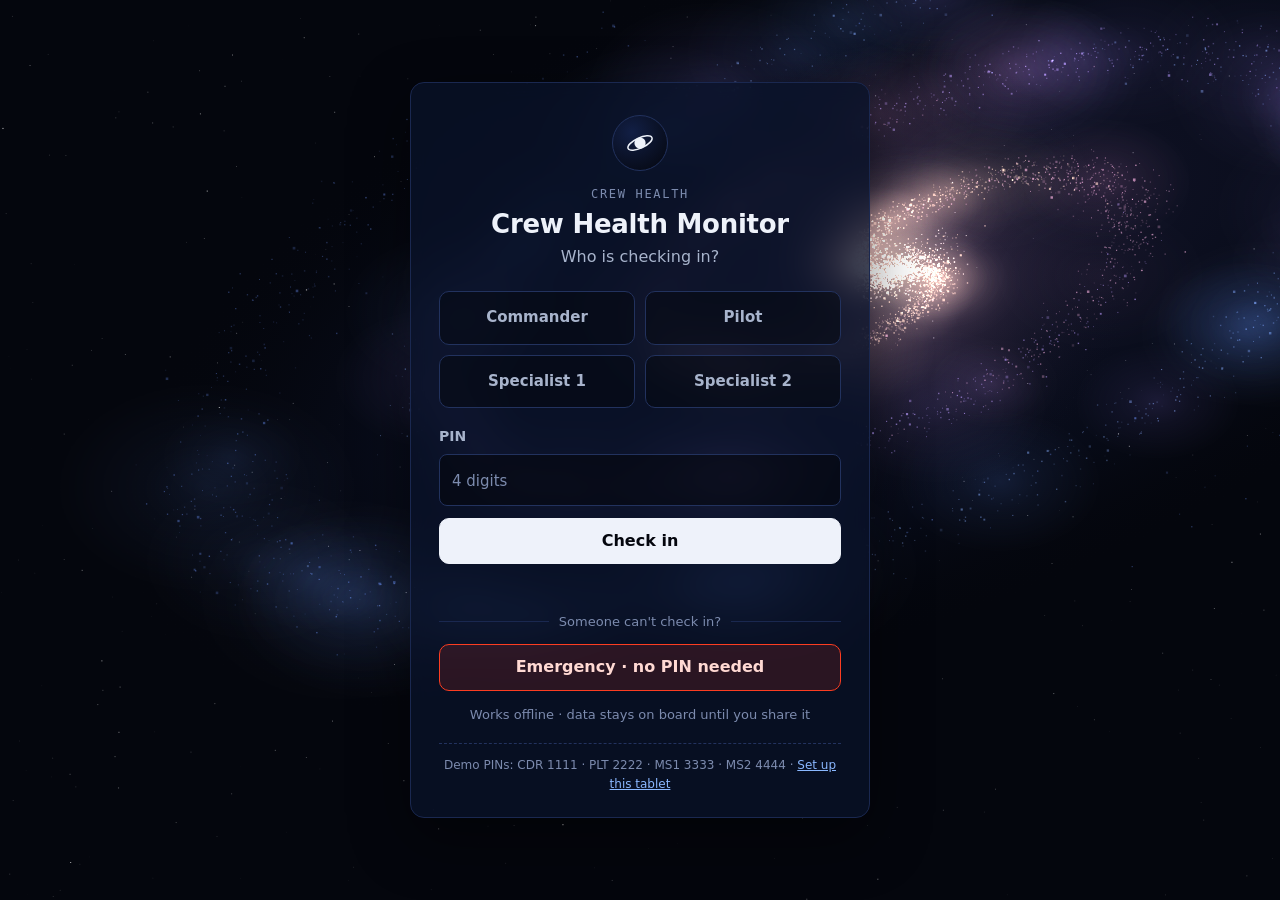
<file: index.html>
<!DOCTYPE html>
<html lang="en">
<head>
  <meta charset="UTF-8">
  <title>Astronaut Health Monitoring System</title>
  <meta http-equiv="refresh" content="0; url=login.html">
  <script>location.replace("login.html" + location.search + location.hash);</script>
</head>
<body style="background:#111;color:#eee;font-family:sans-serif">
  <p>Loading… <a href="login.html" style="color:#7cf">Click here if nothing happens.</a></p>
</body>
</html>
</file>
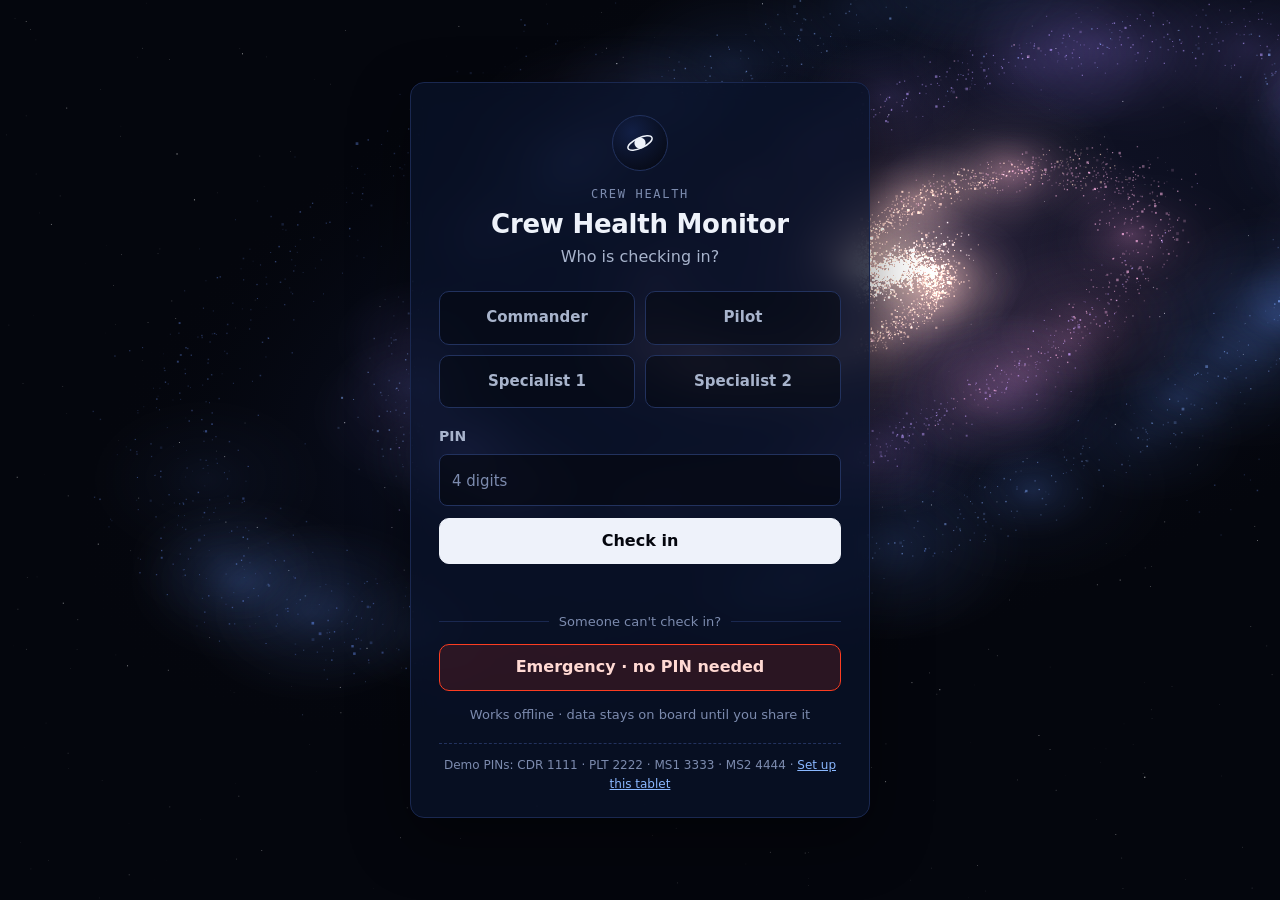
<file: comms.html>
<!doctype html>
<html lang="en">
<head>
<meta charset="utf-8">
<meta name="viewport" content="width=device-width, initial-scale=1">
<meta http-equiv="Content-Security-Policy" content="default-src 'self'; script-src 'self'; style-src 'self' 'unsafe-inline'; img-src 'self' data:; connect-src 'none'; object-src 'none'; base-uri 'none'; form-action 'none'">
<meta name="referrer" content="no-referrer">
<meta name="color-scheme" content="dark">
<title>Comms to Earth</title>
<!--
  Crew Health Monitor — Screen 7: Comms to Earth (matches the team wireframe, screen 7)
  Three tiles (Earth link · Signal delay · Waiting to send), outgoing queue with Hold / Send per item,
  "Behavioral notes are held on board by default."
  Under the hood (Part 5 doc §3, §6): urgent first, re-check after every 4 KB chunk, only send inside a window,
  merge repeated alerts, "Delivered" only once Earth's receipt is back. Every item is sealed for Earth
  (js/secure.js) when it is queued. The link is SIMULATED (demo box at the bottom).
  Logic: js/comms.js · theme: css/space.css
-->
<link rel="stylesheet" href="css/space.css">
<link rel="stylesheet" href="css/bot.css">
<style>
  .tiles { display: grid; grid-template-columns: repeat(3, minmax(0, 1fr)); gap: 12px; margin-bottom: 20px; }
  @media (max-width: 680px) { .tiles { grid-template-columns: minmax(0, 1fr); } }
  .tile {
    background: rgba(10, 18, 42, .74);
    border: 1px solid var(--line-soft);
    border-radius: var(--radius);
    padding: 16px 18px;
    backdrop-filter: blur(10px);
    -webkit-backdrop-filter: blur(10px);
  }
  .tile h2 {
    font: 600 12px/1.2 var(--mono); letter-spacing: .12em; text-transform: uppercase;
    color: var(--faint); margin: 0 0 8px;
  }
  .tile .val { font-size: 18px; font-weight: 650; display: flex; align-items: center; gap: 8px; }
  .tile .val2 { font-size: 13px; color: var(--muted); margin-top: 2px; }
  .tile.open   { box-shadow: inset 3px 0 0 var(--green); }
  .tile.closed { box-shadow: inset 3px 0 0 var(--amber); }
  .tile.black  { box-shadow: inset 3px 0 0 var(--red); }
  .dot { width: 9px; height: 9px; border-radius: 50%; flex: none; background: var(--faint); }
  .open .dot   { background: var(--green); box-shadow: 0 0 0 4px var(--green-soft); }
  .closed .dot { background: var(--amber); }
  .black .dot  { background: var(--red); }

  .clock { font-family: var(--mono); font-size: 13px; color: var(--muted); }

  .queue { list-style: none; margin: 0; padding: 0; display: grid; gap: 10px; }
  .q-item {
    display: flex; justify-content: space-between; align-items: center; gap: 12px;
    border: 1px solid var(--line); border-radius: 12px; padding: 12px 14px;
    background: rgba(4, 6, 13, .45);
  }
  .q-item.urgent { border-color: var(--red); box-shadow: inset 3px 0 0 var(--red); }
  .q-item.held { border-style: dashed; }
  .q-item.delivered { opacity: .72; }
  .q-main { min-width: 0; flex: 1; }
  .q-title { font-weight: 650; font-size: 15px; overflow-wrap: anywhere; }
  .q-title .count { color: var(--red); font: 600 12px var(--mono); margin-left: 6px; }
  .q-to { font-size: 13px; color: var(--muted); }
  .q-when { font: 12px var(--mono); color: var(--faint); margin-top: 3px; }
  .q-right { display: flex; align-items: center; gap: 10px; flex: none; }
  .state { font-size: 13px; font-weight: 600; color: var(--muted); white-space: nowrap; }
  .state.sending, .state.transit { color: var(--blue); }
  .state.delivered { color: var(--green); }
  .state.held { color: var(--amber); }
  .bar { height: 3px; border-radius: 3px; background: var(--line-soft); margin-top: 8px; overflow: hidden; max-width: 260px; }
  .bar i { display: block; height: 100%; width: 0; background: var(--blue); transition: width .2s linear; }
  .empty { color: var(--faint); font-size: 14px; padding: 8px 0; }
  .lock { color: var(--faint); font-size: 12px; }

  .demo { border-style: dashed; }
  .demo h2 { font-size: 15px; color: var(--muted); }
  .demo .row { display: flex; flex-wrap: wrap; align-items: center; gap: 8px 10px; margin-bottom: 12px; }
  .demo .row > span, .demo label { font-size: 14px; color: var(--faint); }
  .demo pre {
    background: rgba(4, 6, 13, .7); border: 1px solid var(--line-soft); border-radius: 8px;
    padding: 12px; font: 12px/1.5 var(--mono); color: var(--muted);
    white-space: pre-wrap; overflow-wrap: anywhere; max-height: 300px; overflow: auto; margin: 10px 0 0;
  }
  @media (max-width: 560px) {
    .q-item { flex-direction: column; align-items: stretch; }
    .q-right { justify-content: space-between; }
  }
</style>
</head>
<body>
<div class="shell">
  <aside class="sidebar" aria-label="App">
    <a class="brand" href="home.html" aria-label="Crew Health home">
      <span class="brand-mark" aria-hidden="true">
        <svg viewBox="0 0 32 32" width="28" height="28"><circle cx="16" cy="16" r="6" fill="currentColor"/><ellipse cx="16" cy="16" rx="14" ry="5.5" fill="none" stroke="currentColor" stroke-width="1.6" transform="rotate(-25 16 16)"/></svg>
      </span>
      <span class="brand-text">Crew Health</span>
    </a>
    <nav class="app-nav" aria-label="Main">
      <ul>
        <li><a href="home.html">Home</a></li>
        <li><a href="vitals.html">Vitals</a></li>
        <li><a href="tests.html">Tests</a></li>
        <li><a href="symptoms.html">Symptoms</a></li>
        <li><a href="history.html">History</a></li>
        <li><a href="comms.html" aria-current="page">Comms</a></li>
      </ul>
    </nav>
    <div class="crew-card">
      <span class="crew-role" id="me-role"></span>
      <span class="crew-day">Mission day <strong id="me-day"></strong></span>
      <button class="link" type="button" id="logout">Log out</button>
    </div>
  </aside>

  <main class="main" id="main">
    <div class="page-head">
      <div>
        <p class="eyebrow">Earth link · <span class="clock" id="clock"></span></p>
        <h1>Comms to Earth</h1>
      </div>
      <button class="btn-emergency" type="button" id="emergency">Emergency</button>
    </div>

    <div id="notices"></div>

    <section class="tiles" aria-label="Link status" aria-live="polite">
      <div class="tile" id="t-link"><h2>Earth link</h2><div class="val"><span class="dot" aria-hidden="true"></span><span id="link-1"></span></div><div class="val2" id="link-2"></div></div>
      <div class="tile"><h2>Signal delay</h2><div class="val" id="delay"></div><div class="val2" id="delay-2"></div></div>
      <div class="tile"><h2>Waiting to send</h2><div class="val" id="waiting"></div><div class="val2" id="waiting-2"></div></div>
    </section>

    <section class="panel" aria-labelledby="q-title">
      <h2 id="q-title">Outgoing queue</h2>
      <ul class="queue" id="queue"></ul>
      <p class="note">Behavioral notes are held on board by default. Press <strong>Send</strong> to share one.</p>
    </section>

    <!-- Demo controls (not part of the real UI) -->
    <section class="panel demo" aria-labelledby="demo-title">
      <h2 id="demo-title">Demo controls · simulated link</h2>
      <div class="row">
        <label for="preset">Link</label>
        <select id="preset"></select>
        <label for="speed">Speed</label>
        <select id="speed">
          <option value="1">Real time</option>
          <option value="60">1 min per second</option>
          <option value="600">10 min per second</option>
          <option value="3600">1 hour per second</option>
        </select>
        <button class="btn small" type="button" id="jump">Jump to next window</button>
      </div>
      <div class="row">
        <span>Add:</span>
        <button class="btn small" type="button" data-add="alert">Alert: resting HR high</button>
        <button class="btn small" type="button" data-add="symptom">Symptom report</button>
        <button class="btn small" type="button" data-add="mood">Mood check-in</button>
        <button class="btn small" type="button" data-add="raw">Raw sensor day</button>
      </div>
      <div class="row">
        <span>Security:</span>
        <button class="btn small" type="button" id="show-stored">What is stored on the tablet</button>
        <button class="btn small" type="button" id="open-earth">Open my newest sent item as Earth</button>
        <button class="btn small" type="button" id="check-log">Check the activity log</button>
        <button class="btn small" type="button" id="clear-queue">Clear queue</button>
      </div>
      <p class="note" style="margin:0" id="demo-msg" role="status" aria-live="polite">Rate 1,000 bytes/s in 4 KB chunks, windows of 30 min at 02:20 and 14:20 UTC (assumptions from the Part 5 doc).</p>
      <pre id="demo-out" hidden></pre>
    </section>
  </main>
</div>

<script src="js/space-bg.js" defer></script>
<script src="js/data.js"></script>
<script src="data/crew-labs.js"></script>
<script src="js/session.js"></script>
<script src="js/scoring.js"></script>
<script src="js/labs.js"></script>
<script src="js/secure.js"></script>
<script src="js/comms.js"></script>
<script src="js/bot.js"></script>
</body>
</html>
</file>
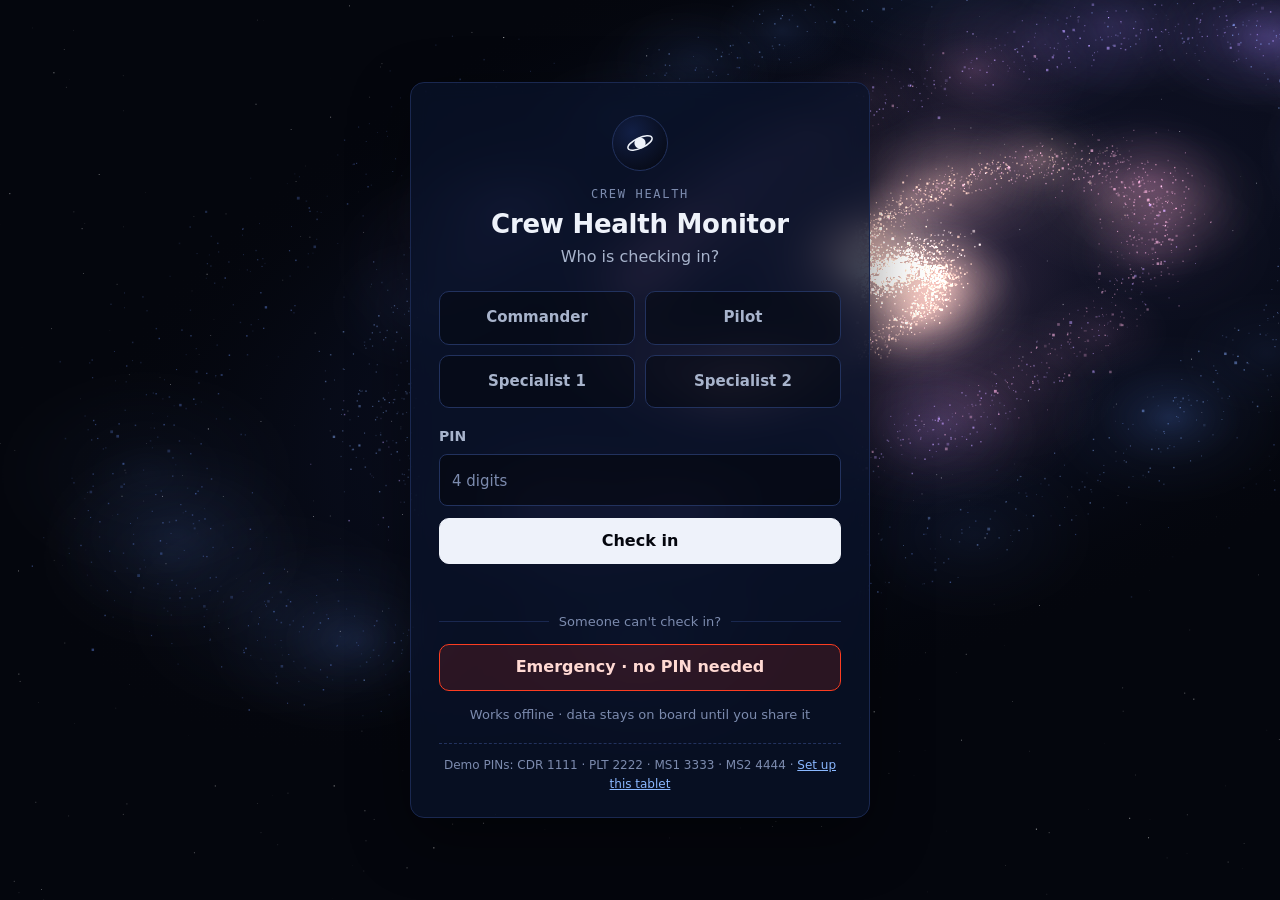
<file: history.html>
<!doctype html>
<html lang="en">
<head>
  <meta charset="utf-8">
  <meta name="viewport" content="width=device-width, initial-scale=1">
  <title>History &amp; Notes · Crew Health</title>
  <meta name="description" content="Mission archive of alerts, symptoms, tests, messages and personal notes for one crew member.">
  <link rel="stylesheet" href="css/global.css">
  <link rel="stylesheet" href="css/history.css">
  <link rel="stylesheet" href="css/bot.css">
</head>
<body>
  <a class="skip-link" href="#main">Skip to content</a>

  <div class="shell">
    <!-- Side menu: matches the wireframe's left menu on every screen -->
    <aside class="sidebar" aria-label="App">
      <a class="brand" href="home.html" aria-label="Crew Health home">
        <span class="brand-mark" aria-hidden="true">
          <svg viewBox="0 0 32 32" width="28" height="28"><circle cx="16" cy="16" r="6" fill="currentColor"/><ellipse cx="16" cy="16" rx="14" ry="5.5" fill="none" stroke="currentColor" stroke-width="1.6" transform="rotate(-25 16 16)"/></svg>
        </span>
        <span class="brand-text">Crew Health</span>
      </a>
      <nav class="app-nav" aria-label="Main">
        <ul>
          <li><a href="home.html">Home</a></li>
          <li><a href="vitals.html">Vitals</a></li>
          <li><a href="tests.html">Tests</a></li>
          <li><a href="symptoms.html">Symptoms</a></li>
          <li><a href="history.html" aria-current="page">History</a></li>
          <li><a href="comms.html">Comms</a></li>
        </ul>
      </nav>
      <div class="crew-card">
        <span class="crew-role" id="crew-role">Commander</span>
        <span class="crew-day">Mission day <strong id="mission-day">142</strong></span>
      </div>
    </aside>

    <main id="main" class="main" tabindex="-1">
      <!-- Header -->
      <header class="hero">
        <p class="eyebrow">Mission archive <span class="sample-tag" title="Today comes from your saved data; older entries are examples until the NASA dataset is loaded">Older entries are samples</span></p>
        <h1>History &amp; notes</h1>
        <p class="intro">Everything that happened to your health on this mission, in order: alerts, symptoms, tests and messages. Add notes about anything the numbers miss. Notes stay on board unless you choose to share them.</p>

        <dl class="mission-strip">
          <div><dt>Mission day</dt><dd id="strip-day">142</dd></div>
          <div><dt>Crew</dt><dd id="strip-crew">Commander</dd></div>
          <div><dt>Earth link</dt><dd><span class="dot dot-off" aria-hidden="true"></span>Offline · next window 14:20</dd></div>
          <div><dt>Storage</dt><dd>Saved on board</dd></div>
        </dl>

        <nav class="toc" aria-label="On this page">
          <span class="toc-label">On this page</span>
          <a href="#timeline">Timeline <span class="count" id="toc-timeline-count">0</span></a>
          <a href="#new-note">New note</a>
          <a href="#notes">Your notes <span class="count" id="toc-notes-count">0</span></a>
        </nav>
      </header>

      <div class="layout">
        <!-- Timeline -->
        <section id="timeline" class="panel timeline-panel" aria-labelledby="timeline-title">
          <div class="panel-head">
            <h2 id="timeline-title">Timeline</h2>
            <div class="segmented" role="group" aria-label="Time range">
              <button type="button" data-range="7" aria-pressed="true">7 days</button>
              <button type="button" data-range="30" aria-pressed="false">30 days</button>
              <button type="button" data-range="all" aria-pressed="false">Mission</button>
            </div>
          </div>

          <div class="filters" role="group" aria-label="Show entry types">
            <button type="button" class="chip" data-type="all" aria-pressed="true">All</button>
            <button type="button" class="chip" data-type="alert" aria-pressed="false">Alerts</button>
            <button type="button" class="chip" data-type="symptom" aria-pressed="false">Symptoms</button>
            <button type="button" class="chip" data-type="test" aria-pressed="false">Tests</button>
            <button type="button" class="chip" data-type="note" aria-pressed="false">Notes</button>
            <button type="button" class="chip" data-type="message" aria-pressed="false">Messages</button>
            <button type="button" class="chip" data-type="milestone" aria-pressed="false">Milestones</button>
          </div>

          <p class="legend">
            <span><span class="dot dot-act" aria-hidden="true"></span>Red: act now</span>
            <span><span class="dot dot-watch" aria-hidden="true"></span>Amber: watch</span>
            <span><span class="dot dot-calm" aria-hidden="true"></span>Blue: for the record</span>
          </p>

          <p class="sr-only" aria-live="polite" id="timeline-status"></p>
          <div id="timeline-list" class="timeline"></div>
        </section>

        <div class="side-col">
          <!-- New note -->
          <section id="new-note" class="panel composer" aria-labelledby="new-note-title">
            <h2 id="new-note-title">New note</h2>
            <form id="note-form" novalidate>
              <label for="note-title" class="field-label">Title <span class="optional">optional</span></label>
              <input id="note-title" name="title" type="text" maxlength="80" autocomplete="off" placeholder="e.g. Slept badly again">

              <label for="note-body" class="field-label">Note</label>
              <textarea id="note-body" name="body" rows="6" maxlength="1000" required aria-describedby="note-count note-error" placeholder="How are you feeling? Anything the numbers miss?"></textarea>
              <div class="field-foot">
                <span id="note-error" class="field-error" role="alert"></span>
                <span id="note-count" class="char-count">0 / 1000</span>
              </div>

              <fieldset class="visibility">
                <legend class="field-label">Who can read it</legend>
                <div class="segmented segmented-wide">
                  <input type="radio" id="vis-private" name="vis" value="private" checked>
                  <label for="vis-private"><svg class="ico" aria-hidden="true" viewBox="0 0 24 24"><rect x="5" y="11" width="14" height="9" rx="2"/><path d="M8 11V8a4 4 0 0 1 8 0v3"/></svg>Only me</label>
                  <input type="radio" id="vis-surgeon" name="vis" value="surgeon">
                  <label for="vis-surgeon"><svg class="ico" aria-hidden="true" viewBox="0 0 24 24"><path d="M12 13v8M8 21h8"/><path d="M7.5 9.5a6.4 6.4 0 0 1 9 0M4.6 6.6a10.5 10.5 0 0 1 14.8 0"/><circle cx="12" cy="13" r="1.4"/></svg>Flight surgeon</label>
                </div>
                <p id="vis-help" class="help">Stays on board. Only you can read it.</p>
              </fieldset>

              <button type="submit" class="btn-primary">Save note</button>
              <p id="save-status" class="save-status" role="status" aria-live="polite"></p>
            </form>
          </section>

          <!-- Notes list -->
          <section id="notes" class="panel notes-panel" aria-labelledby="notes-title">
            <div class="panel-head">
              <h2 id="notes-title">Your notes</h2>
            </div>
            <label for="note-search" class="sr-only">Search notes</label>
            <div class="search">
              <svg class="ico" aria-hidden="true" viewBox="0 0 24 24"><circle cx="11" cy="11" r="6.5"/><path d="m20 20-4.2-4.2"/></svg>
              <input id="note-search" type="search" placeholder="Search notes" autocomplete="off">
            </div>
            <ul id="notes-list" class="notes-list"></ul>
          </section>
        </div>
      </div>

      <footer class="page-foot">
        <p>Works fully offline. Shared notes wait in the Comms queue until the next Earth link.</p>
      </footer>
    </main>
  </div>

  <script src="js/space-bg.js"></script>
  <script src="js/data.js"></script>
  <script src="data/crew-labs.js"></script>
  <script src="js/session.js"></script>
  <script src="js/scoring.js"></script>
  <script src="js/labs.js"></script>
  <script src="js/history.js"></script>
  <script src="js/bot.js"></script>
</body>
</html>
</file>
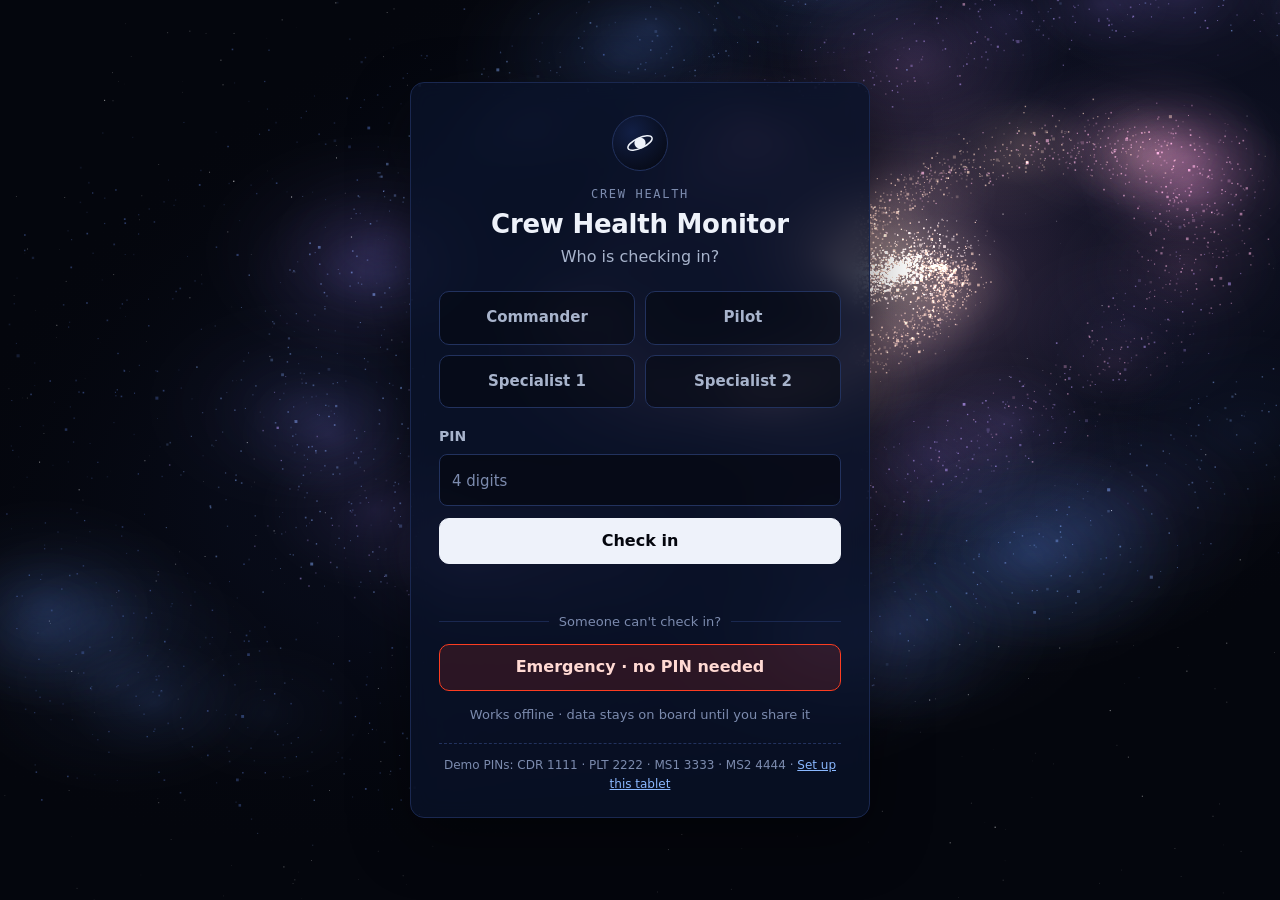
<file: home.html>
<!doctype html>
<html lang="en">
<head>
  <meta charset="utf-8">
  <meta name="viewport" content="width=device-width, initial-scale=1">
  <title>Home · Crew Health</title>
  <link rel="stylesheet" href="css/global.css">
  <link rel="stylesheet" href="css/home.css">
  <link rel="stylesheet" href="css/bot.css">
</head>
<body>
  <a class="skip-link" href="#main">Skip to content</a>

  <div class="shell">
    <aside class="sidebar" aria-label="App">
      <a class="brand" href="home.html" aria-label="Crew Health home">
        <span class="brand-mark" aria-hidden="true">
          <svg viewBox="0 0 32 32" width="28" height="28"><circle cx="16" cy="16" r="6" fill="currentColor"/><ellipse cx="16" cy="16" rx="14" ry="5.5" fill="none" stroke="currentColor" stroke-width="1.6" transform="rotate(-25 16 16)"/></svg>
        </span>
        <span class="brand-text">Crew Health</span>
      </a>
      <nav class="app-nav" aria-label="Main">
        <ul>
          <li><a href="home.html" aria-current="page">Home</a></li>
          <li><a href="vitals.html">Vitals</a></li>
          <li><a href="tests.html">Tests</a></li>
          <li><a href="symptoms.html">Symptoms</a></li>
          <li><a href="history.html">History</a></li>
          <li><a href="comms.html">Comms</a></li>
        </ul>
      </nav>
      <div class="crew-card">
        <span class="crew-role" data-bind="crew-role">—</span>
        <span class="crew-day">Mission day <strong data-bind="mission-day">—</strong></span>
        <button type="button" class="btn-ghost btn-sm switch-crew" id="btn-switch-crew">Switch crew member</button>
      </div>
    </aside>

    <main id="main" class="main" tabindex="-1">
      <!-- Page header -->
      <header class="hero">
        <div class="hero-top">
          <div>
            <p class="eyebrow">Mission overview</p>
            <h1><span id="greeting">Hello</span>, <span data-bind="crew-role">—</span></h1>
          </div>
          <button type="button" class="btn-emergency" id="btn-emergency">Emergency</button>
        </div>
        <p class="intro">Your health at a glance, compared with your own normal. Tap a body system to see the readings behind it.</p>

        <dl class="mission-strip">
          <div><dt>Mission day</dt><dd data-bind="mission-day">—</dd></div>
          <div><dt>Crew</dt><dd data-bind="crew-role">—</dd></div>
        </dl>

        <!-- Overall status (filled by home.js) -->
        <div class="status-bar" id="overall-status" aria-live="polite">Loading…</div>
      </header>

      <div class="home-stack">
        <!-- Space weather alert (DONKI). Shown only while an event is active. -->
        <div class="alert" id="space-weather-alert" role="alert" hidden>
          <span class="alert-icon" aria-hidden="true">☢</span>
          <div class="alert-body">
            <strong>Space weather alert:</strong>
            <span id="space-weather-message">Solar particle event detected.</span>
            <span class="tag-source tag-nasa">NASA DONKI</span>
            <div class="shelter-status" id="shelter-status"></div>
          </div>
          <button type="button" class="btn-ghost btn-sm" id="btn-shelter-ack">I'm in the shelter</button>
        </div>

        <!-- Body-system tiles (filled by home.js) -->
        <section class="tiles" id="system-tiles" aria-label="Body systems"></section>

        <!-- Actions + today's tests -->
        <div class="home-grid">
          <section class="panel" aria-labelledby="actions-title">
            <div class="panel-head">
              <h2 id="actions-title">Suggested actions</h2>
            </div>
            <ul class="action-list" id="action-list"></ul>
            <p class="empty" id="actions-empty" hidden>Nothing to do. All your readings are within your normal.</p>
          </section>

          <section class="panel" aria-labelledby="tests-title">
            <div class="panel-head">
              <h2 id="tests-title">Due today <small id="tests-progress"></small></h2>
            </div>
            <ul class="due-list" id="due-list"></ul>
            <p class="empty" id="tests-empty" hidden>All of today's tests are done.</p>
            <div class="btn-row">
              <button type="button" class="btn-primary" id="btn-start-tests">Start tests</button>
              <button type="button" class="btn-ghost" id="btn-report-symptom">Report symptom</button>
            </div>
          </section>
        </div>

        <!-- Cabin environment (filled by home.js) -->
        <section class="panel cabin-strip" id="cabin-strip" aria-label="Cabin environment"></section>
      </div>

      <!-- Demo controls for the judges' walkthrough -->
      <footer class="page-foot demo-bar">
        <span>Demo:</span>
        <button type="button" class="btn-ghost btn-sm" id="btn-demo-alert">Simulate solar event</button>
        <button type="button" class="btn-ghost btn-sm" id="btn-demo-clear" hidden>All-clear</button>
        <button type="button" class="btn-ghost btn-sm" id="btn-demo-reset">Reset today</button>
        <span id="demo-reset-status" role="status"></span>
      </footer>
    </main>
  </div>

  <!-- Emergency confirm dialog -->
  <dialog id="emergency-dialog" aria-labelledby="emergency-title">
    <h2 id="emergency-title">Start emergency?</h2>
    <p>This opens the urgent symptom flow and puts an urgent alert at the top of the queue to Earth.</p>
    <div class="dialog-actions">
      <button type="button" class="btn-ghost" id="btn-emergency-cancel">Cancel</button>
      <button type="button" class="btn-emergency" id="btn-emergency-confirm">Yes, emergency</button>
    </div>
  </dialog>

  <!-- Tile template (copied by home.js for each body system) -->
  <template id="tile-template">
    <a class="tile">
      <div class="tile-head">
        <span class="tile-name"></span>
        <span class="pill"></span>
      </div>
      <div class="tile-reason"></div>
    </a>
  </template>

  <!-- Animated galaxy background -->
  <script src="js/space-bg.js"></script>
  <!-- Shared scripts first, then this page's script -->
  <script src="js/data.js"></script>
  <script src="data/crew-labs.js"></script>
  <script src="data/space-weather-backup.js"></script>
  <script src="js/session.js"></script>
  <script src="js/spaceweather.js"></script>
  <script src="js/scoring.js"></script>
  <script src="js/labs.js"></script>
  <script src="js/home.js"></script>
  <script src="js/bot.js"></script>
  <script>
    // On phones the menu scrolls sideways: show the current page's item.
    (function () {
      var nav = document.querySelector(".app-nav");
      var cur = nav && nav.querySelector('[aria-current="page"]');
      if (nav && cur && nav.scrollWidth > nav.clientWidth) {
        nav.scrollLeft = cur.offsetLeft - (nav.clientWidth - cur.offsetWidth) / 2;
      }
    })();
  </script>
</body>
</html>
</file>
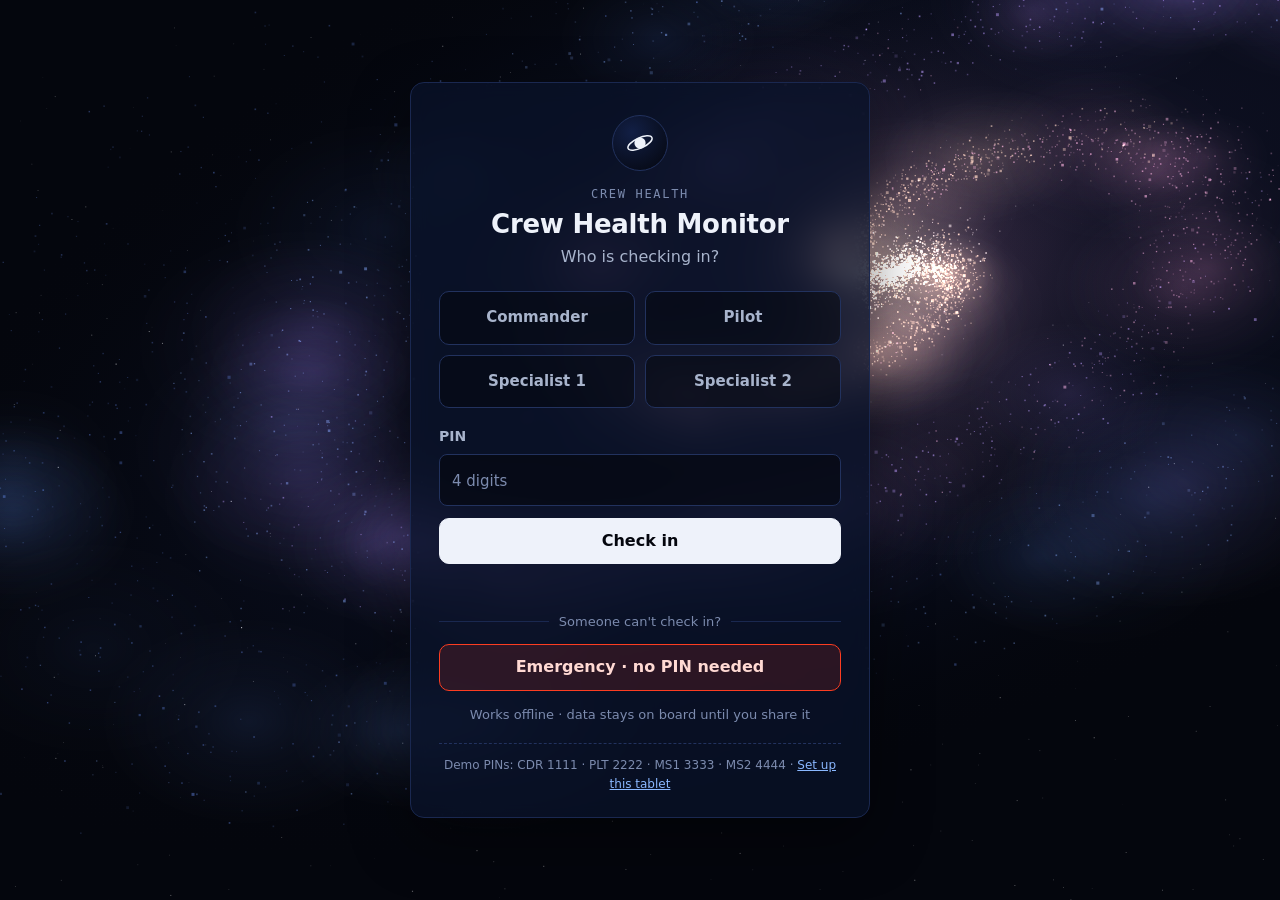
<file: login.html>
<!doctype html>
<html lang="en">
<head>
<meta charset="utf-8">
<meta name="viewport" content="width=device-width, initial-scale=1">
<meta http-equiv="Content-Security-Policy" content="default-src 'self'; script-src 'self'; style-src 'self' 'unsafe-inline'; img-src 'self' data:; connect-src 'none'; object-src 'none'; base-uri 'none'; form-action 'none'">
<meta name="referrer" content="no-referrer">
<meta name="color-scheme" content="dark">
<title>Crew Health Login</title>
<!--
  Crew Health Monitor — Screen 1: Login (matches the team wireframe, screen 1)
  Logo · "Crew Health Monitor" · "Who is checking in?" · 4 crew buttons · PIN · Check in · offline note.
  Security (Part 5 doc §5): PIN checked against a salted hash, wrong-try counter, 30 s delay after 5, lock after 10,
  signed lock state, "Forgot PIN?" reset with the commander and the sealed recovery code.
  Look: css/space.css (deep-space theme from Sehun's history.css) + js/space-bg.js. Logic: js/login.js.
-->
<link rel="stylesheet" href="css/space.css">
<style>
  .login { max-width: 460px; padding: 32px 28px 24px; text-align: center; }
  .login h1 { font-size: 26px; font-weight: 700; letter-spacing: -0.01em; margin: 0 0 4px; }

  /* Crew picker: 2×2 grid, red left edge on the chosen one (same rule as the side menu) */
  .crew { display: grid; grid-template-columns: 1fr 1fr; gap: 10px; margin-bottom: 18px; }
  .crew button {
    padding: 14px 8px;
    border: 1px solid var(--line);
    border-radius: 10px;
    background: rgba(4, 6, 13, .5);
    color: var(--muted);
    font-weight: 600; font-size: 15px;
    cursor: pointer;
    transition: border-color .15s, color .15s, background .15s;
  }
  .crew button:hover { color: var(--text); border-color: var(--muted); }
  .crew button[aria-pressed="true"] {
    background: var(--panel-2);
    color: var(--text);
    border-color: var(--blue);
    box-shadow: inset 3px 0 0 var(--red);
  }

  .login .pin-input { text-align: left; margin-bottom: 12px; }
  .foot { font-size: 13px; color: var(--faint); margin: 14px 0 0; }
  .demo-note { font-size: 12px; color: var(--faint); margin: 18px 0 0; border-top: 1px dashed var(--line); padding-top: 12px; }
  .demo-note:empty { display: none; }
  .left { text-align: left; }
  .field { margin-bottom: 12px; }
  .login .field .pin-input { margin-bottom: 0; }
  .steps { text-align: left; margin: 0 0 16px; padding-left: 20px; color: var(--muted); font-size: 14px; }
  #rc { letter-spacing: .06em; text-transform: uppercase; font-family: var(--mono); }
  @media (max-width: 420px) { .login { padding: 26px 18px 20px; } }

  /* ---------- Emergency without PIN ---------- */
  .or { display: flex; align-items: center; gap: 10px; margin: 18px 0 12px; color: var(--faint); font-size: 13px; }
  .or::before, .or::after { content: ""; flex: 1; height: 1px; background: var(--line-soft); }
  .btn-emergency.block { width: 100%; justify-content: center; font-size: 16px; }
  .emerg { border-color: var(--red); box-shadow: 0 0 0 1px var(--red-soft), 0 20px 60px rgba(0, 0, 0, .45); }
  .emerg h1 { color: #ffd9d3; }
  .emerg .crew button[aria-pressed="true"] { border-color: var(--red); box-shadow: inset 3px 0 0 var(--red); }
  .emerg .crew .wide { grid-column: 1 / -1; }
  .q-label { text-align: left; font-size: 14px; font-weight: 600; color: var(--muted); margin: 0 0 8px; }
  .chips { display: flex; flex-wrap: wrap; gap: 8px; margin-bottom: 18px; }
  .chips button {
    padding: 8px 12px; border-radius: 999px;
    border: 1px solid var(--line); background: rgba(4, 6, 13, .5);
    color: var(--muted); font-size: 14px; cursor: pointer;
  }
  .chips button:hover { color: var(--text); border-color: var(--muted); }
  .chips button[aria-pressed="true"] { color: var(--text); border-color: var(--red); background: var(--red-soft); }
  .emerg-other { text-align: left; margin: -6px 0 18px; }
  .emerg-other .q-label { display: block; }
  .sent-mark {
    width: 56px; height: 56px; margin: 0 auto 14px; border-radius: 50%;
    display: grid; place-items: center; font-size: 28px; font-weight: 700;
    color: #fff; background: var(--red); box-shadow: 0 0 0 8px var(--red-soft);
  }
  .next { text-align: left; font-size: 14px; color: var(--muted); margin: 0 0 16px; padding-left: 20px; }
  .next li + li { margin-top: 6px; }
</style>
</head>
<body class="centered">

<!-- Check in (wireframe screen 1) -->
<form class="card login" id="form" autocomplete="off" aria-labelledby="title" hidden>
  <div class="logo-dot" aria-hidden="true">
    <svg viewBox="0 0 32 32" width="30" height="30"><circle cx="16" cy="16" r="6" fill="currentColor"/><ellipse cx="16" cy="16" rx="14" ry="5.5" fill="none" stroke="currentColor" stroke-width="1.6" transform="rotate(-25 16 16)"/></svg>
  </div>
  <p class="eyebrow">Crew Health</p>
  <h1 id="title">Crew Health Monitor</h1>
  <p class="sub">Who is checking in?</p>

  <div class="crew" role="group" aria-label="Crew member" id="crew"></div>

  <label class="label left" for="pin">PIN</label>
  <input id="pin" class="pin-input" type="password" inputmode="numeric" pattern="[0-9]*" maxlength="4" placeholder="4 digits" autocomplete="off">

  <button class="btn dark block" type="submit" id="go">Check in</button>
  <p class="msg" id="msg" role="status" aria-live="polite"></p>
  <button class="link" type="button" id="forgot" hidden>Forgot PIN?</button>

  <p class="or">Someone can't check in?</p>
  <button class="btn-emergency block" type="button" id="emerg-open">Emergency · no PIN needed</button>

  <p class="foot">Works offline · data stays on board until you share it</p>

  <p class="demo-note" id="demo-note"></p>
</form>

<!-- Emergency without a PIN: any crew member can raise it for someone who is incapacitated -->
<form class="card login emerg" id="emerg" autocomplete="off" aria-labelledby="emerg-title" hidden>
  <p class="eyebrow" style="color:var(--red)">No PIN needed</p>
  <h1 id="emerg-title">Emergency</h1>
  <p class="sub">For when a crew member cannot check in themselves. It goes to Earth first, ahead of everything else.</p>

  <p class="q-label" id="emerg-who-label">Who needs help?</p>
  <div class="crew" role="group" aria-labelledby="emerg-who-label" id="emerg-who"></div>

  <p class="q-label" id="emerg-why-label">What is happening? <span class="faint" style="font-weight:400">(optional)</span></p>
  <div class="chips" role="group" aria-labelledby="emerg-why-label" id="emerg-why"></div>
  <div class="emerg-other" id="emerg-other-wrap" hidden>
    <label class="q-label" for="emerg-other">Describe what is happening</label>
    <input id="emerg-other" type="text" maxlength="120" placeholder="e.g. Burn on the left hand">
  </div>

  <button class="btn-emergency block" type="submit" id="emerg-send">Send emergency</button>
  <p class="msg" id="emerg-msg" role="status" aria-live="assertive"></p>
  <button class="btn block" type="button" id="emerg-cancel" style="margin-top:8px">Cancel</button>
</form>

<!-- Emergency sent -->
<section class="card login emerg" id="emerg-done" aria-labelledby="done-title" hidden tabindex="-1">
  <div class="sent-mark" aria-hidden="true">!</div>
  <h1 id="done-title">Emergency sent</h1>
  <p class="sub" id="done-what"></p>
  <ol class="next">
    <li><strong>Start first aid now.</strong> Do not wait for Earth.</li>
    <li id="done-next"></li>
    <li>When the person can, they check in and the flight surgeon follows up on Comms.</li>
  </ol>
  <button class="btn dark block" type="button" id="emerg-back">Back to check-in</button>
</section>

<!-- Forgot PIN: reset on board with the commander and the sealed recovery code -->
<form class="card login" id="reset" autocomplete="off" aria-labelledby="reset-title" hidden>
  <h1 id="reset-title">Reset PIN · <span id="reset-who"></span></h1>
  <p class="sub">Done on board. It does not wait for Earth.</p>
  <ol class="steps" id="reset-steps"></ol>

  <div class="field left" id="cdr-field">
    <label class="label" for="cdr-pin">Commander's PIN</label>
    <input id="cdr-pin" class="pin-input" type="password" inputmode="numeric" maxlength="4" autocomplete="off">
  </div>
  <div class="field left">
    <label class="label" for="rc">Recovery code (from the sealed envelope)</label>
    <input id="rc" type="text" autocomplete="off" spellcheck="false" placeholder="XXXXX-XXXXX-XXXXX-XXXXX">
  </div>
  <div class="field left">
    <label class="label" for="np">New 4-digit PIN</label>
    <input id="np" class="pin-input" type="password" inputmode="numeric" maxlength="4" autocomplete="off">
  </div>
  <div class="field left">
    <label class="label" for="np2">Repeat new PIN</label>
    <input id="np2" class="pin-input" type="password" inputmode="numeric" maxlength="4" autocomplete="off">
  </div>
  <button class="btn dark block" type="submit" id="reset-go">Set new PIN</button>
  <p class="msg" id="reset-msg" role="status" aria-live="polite"></p>
  <button class="btn block" type="button" id="reset-cancel" style="margin-top:8px">Cancel</button>
</form>

<script src="js/space-bg.js" defer></script>
<script src="js/data.js"></script>
<script src="js/session.js"></script>
<script src="js/secure.js"></script>
<script src="js/emergency.js"></script>
<script src="js/login.js"></script>
</body>
</html>
</file>
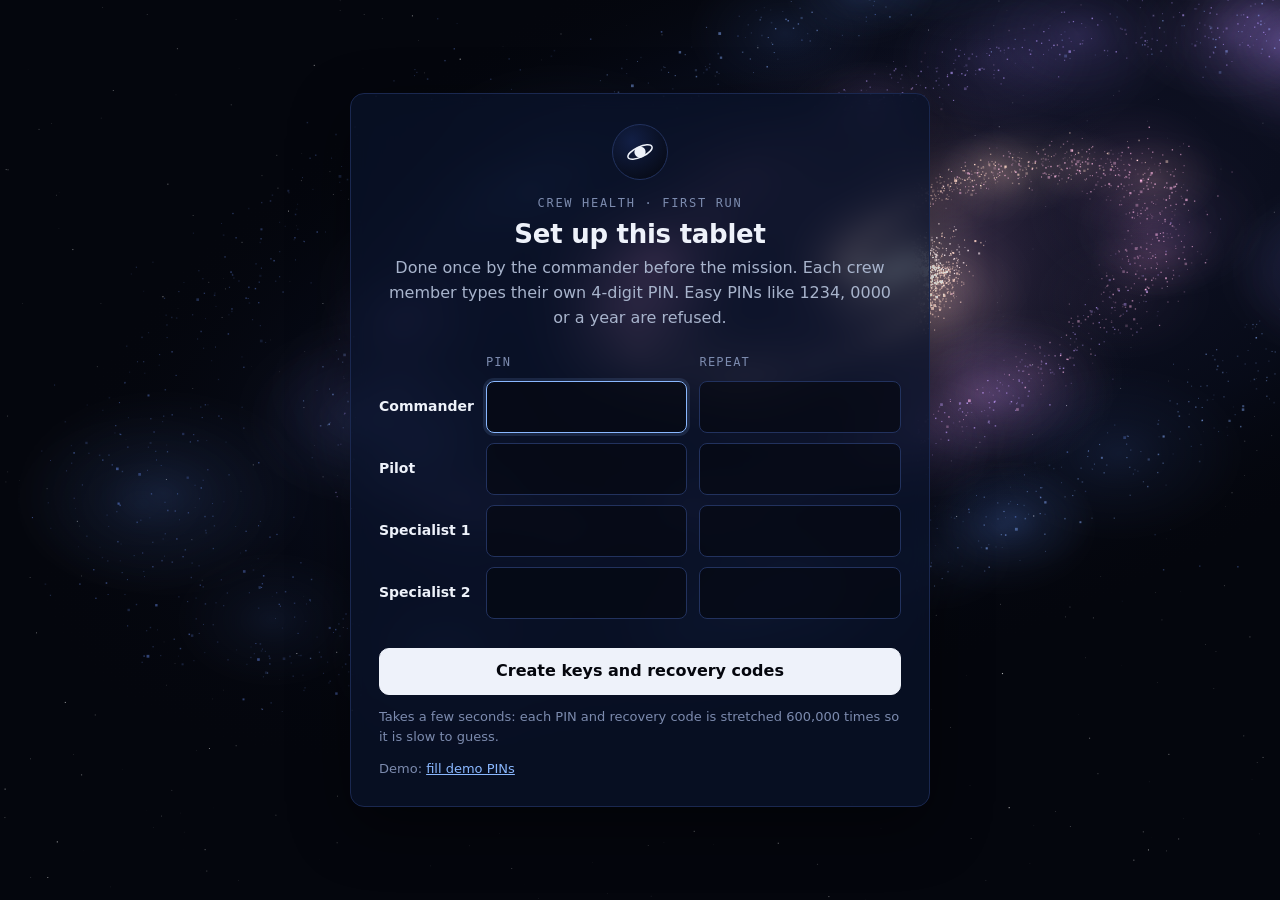
<file: setup.html>
<!doctype html>
<html lang="en">
<head>
<meta charset="utf-8">
<meta name="viewport" content="width=device-width, initial-scale=1">
<meta http-equiv="Content-Security-Policy" content="default-src 'self'; script-src 'self'; style-src 'self' 'unsafe-inline'; img-src 'self' data:; connect-src 'none'; object-src 'none'; base-uri 'none'; form-action 'none'">
<meta name="referrer" content="no-referrer">
<meta name="color-scheme" content="dark">
<title>Tablet Setup</title>
<!--
  Crew Health Monitor — first-run tablet setup (not in the wireframe; done once by the commander before the mission).
  Sets each crew member's PIN (stored only as a salted hash), makes a recovery code for each that is shown ONCE,
  and creates the ground key used to seal items for Earth (Comms page).
  Logic: js/setup.js · crypto: js/secure.js · theme: css/space.css
-->
<link rel="stylesheet" href="css/space.css">
<style>
  .setup { max-width: 580px; padding: 30px 28px 26px; }
  .setup h1 { font-size: 26px; font-weight: 700; letter-spacing: -0.01em; margin: 0 0 6px; }
  .head-row { text-align: center; margin-bottom: 6px; }

  .pins { display: grid; grid-template-columns: auto 1fr 1fr; gap: 10px 12px; align-items: center; margin-bottom: 4px; }
  .pins .who { font-weight: 600; font-size: 14px; white-space: nowrap; }
  .pins .head { font-size: 12px; color: var(--faint); font-family: var(--mono); letter-spacing: .1em; text-transform: uppercase; }
  .pins input.bad { border-color: var(--red); }
  @media (max-width: 480px) {
    .pins { grid-template-columns: 1fr 1fr; }
    .pins .who { grid-column: 1 / -1; margin-top: 6px; }
    .pins .head.who-h { display: none; }
  }

  .codes { width: 100%; border-collapse: collapse; margin: 4px 0 14px; }
  .codes td { padding: 12px 6px; border-bottom: 1px solid var(--line-soft); }
  .codes td:first-child { color: var(--muted); font-weight: 600; white-space: nowrap; }
  .codes td.code { font: 600 17px/1.2 var(--mono); letter-spacing: .04em; color: var(--text); text-align: right; overflow-wrap: anywhere; }

  .row-actions { display: flex; gap: 10px; flex-wrap: wrap; margin: 4px 0 14px; }
  .busy { display: inline-block; width: 14px; height: 14px; border: 2px solid currentColor; border-right-color: transparent; border-radius: 50%; animation: spin .8s linear infinite; }
  @keyframes spin { to { transform: rotate(360deg); } }

  @media print {
    body { background: #fff; color: #000; display: block; padding: 0; }
    body::before, .space-bg { display: none; }
    .card { background: none; border: 0; box-shadow: none; backdrop-filter: none; }
    .codes td, .codes td.code, .codes td:first-child { color: #000; border-color: #999; }
    .banner { color: #000; border-color: #000; background: none; }
    .no-print { display: none !important; }
  }
</style>
</head>
<body class="centered">
<section class="card setup" aria-labelledby="title">
  <div class="head-row">
    <div class="logo-dot" aria-hidden="true">
      <svg viewBox="0 0 32 32" width="30" height="30"><circle cx="16" cy="16" r="6" fill="currentColor"/><ellipse cx="16" cy="16" rx="14" ry="5.5" fill="none" stroke="currentColor" stroke-width="1.6" transform="rotate(-25 16 16)"/></svg>
    </div>
    <p class="eyebrow">Crew Health · first run</p>
    <h1 id="title">Set up this tablet</h1>
  </div>

  <div id="unsupported" class="banner danger" hidden>
    This browser cannot run the security features. Open the app over <strong>https://</strong> or <strong>http://localhost</strong> in a current browser.
  </div>

  <!-- Already set up -->
  <div id="v-done" hidden>
    <p class="sub" style="text-align:center">This tablet is already set up<span id="done-when"></span>.</p>
    <a class="btn dark block" href="login.html">Go to check-in</a>
    <p class="note no-print" style="text-align:center">Demo: <button class="link" type="button" id="reset-all" style="padding:0;font-size:13px">erase setup and start again</button></p>
  </div>

  <!-- Step 1: PINs -->
  <form id="v-pins" hidden autocomplete="off" novalidate>
    <p class="sub" style="text-align:center">Done once by the commander before the mission. Each crew member types their own 4-digit PIN. Easy PINs like 1234, 0000 or a year are refused.</p>
    <div class="pins" id="pins">
      <span class="head who-h"></span><span class="head">PIN</span><span class="head">Repeat</span>
    </div>
    <p class="msg" id="pin-msg" role="status" aria-live="polite"></p>
    <button class="btn dark block" type="submit" id="create">Create keys and recovery codes</button>
    <p class="note">Takes a few seconds: each PIN and recovery code is stretched 600,000 times so it is slow to guess.</p>
    <p class="note no-print">Demo: <button class="link" type="button" id="demo-pins" style="padding:0;font-size:13px">fill demo PINs</button></p>
  </form>

  <!-- Step 2: recovery codes (shown once) -->
  <div id="v-codes" hidden>
    <div class="banner warn"><strong>Shown only once.</strong> Write each code down or print this page, put each in a sealed envelope, and give them to the commander. A code is needed to reset a forgotten PIN. If a PIN and its code are both lost, that person's data on this tablet cannot be opened again.</div>
    <table class="codes" aria-label="Recovery codes"><tbody id="codes"></tbody></table>
    <div class="row-actions no-print">
      <button class="btn small" type="button" id="print">Print codes</button>
    </div>
    <label class="check no-print"><input type="checkbox" id="sealed"> Each code is written down and sealed with the commander.</label>
    <button class="btn dark block no-print" type="button" id="finish" disabled style="margin-top:14px">Finish setup</button>
  </div>
</section>

<script src="js/space-bg.js" defer></script>
<script src="js/data.js"></script>
<script src="js/session.js"></script>
<script src="js/secure.js"></script>
<script src="js/setup.js"></script>
</body>
</html>
</file>
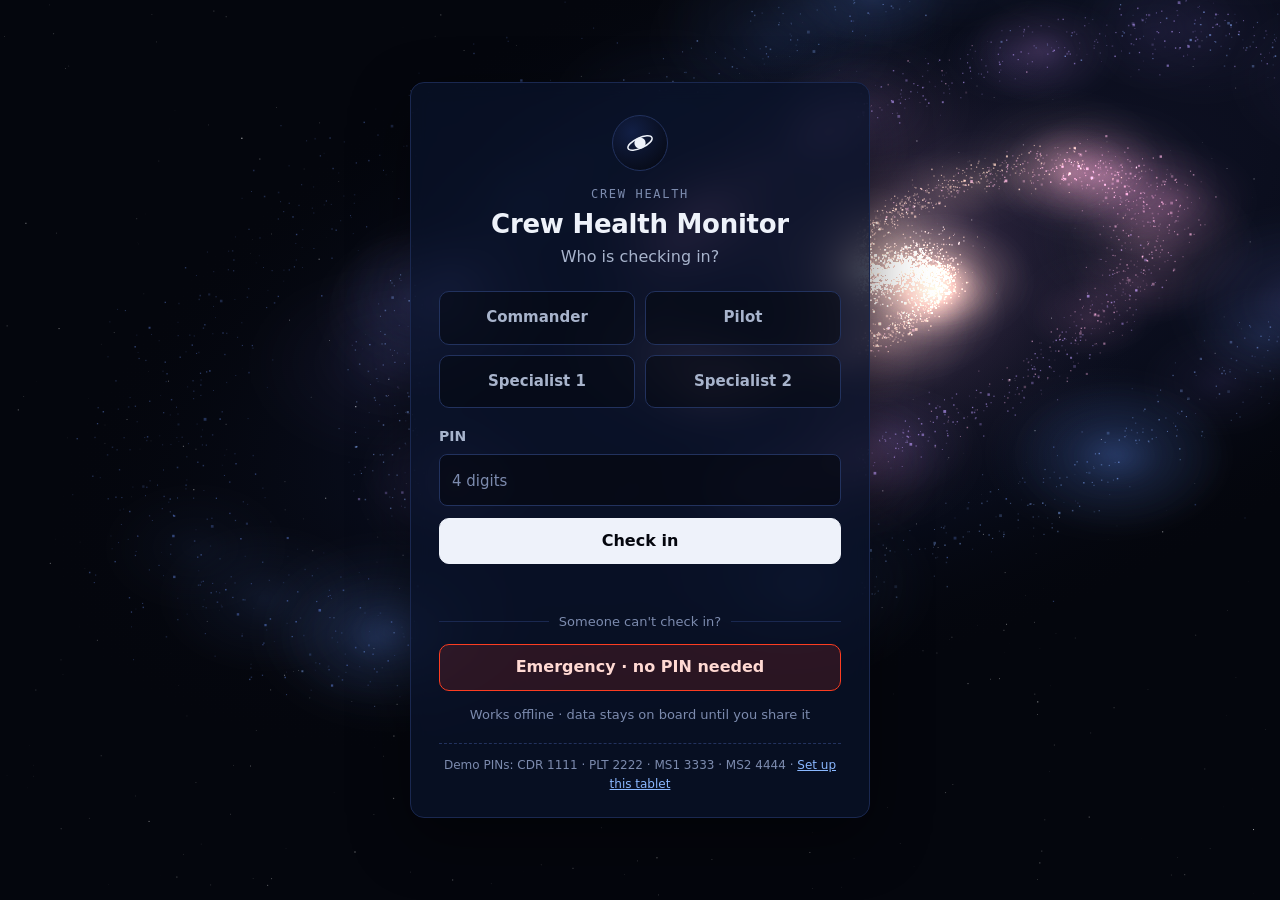
<file: symptoms.html>
<!doctype html>
<html lang="en">
<head>
  <meta charset="utf-8">
  <meta name="viewport" content="width=device-width, initial-scale=1">
  <title>Report a symptom · Crew Health</title>
  <meta name="description" content="Report a symptom in three steps and get clear next steps. Never diagnoses, never suggests medication.">
  <link rel="stylesheet" href="css/global.css">
  <link rel="stylesheet" href="css/symptoms.css">
  <link rel="stylesheet" href="css/bot.css">
</head>
<body>
  <a class="skip-link" href="#main">Skip to content</a>

  <div class="shell">
    <aside class="sidebar" aria-label="App">
      <a class="brand" href="home.html" aria-label="Crew Health home">
        <span class="brand-mark" aria-hidden="true">
          <svg viewBox="0 0 32 32" width="28" height="28"><circle cx="16" cy="16" r="6" fill="currentColor"/><ellipse cx="16" cy="16" rx="14" ry="5.5" fill="none" stroke="currentColor" stroke-width="1.6" transform="rotate(-25 16 16)"/></svg>
        </span>
        <span class="brand-text">Crew Health</span>
      </a>
      <nav class="app-nav" aria-label="Main">
        <ul>
          <li><a href="home.html">Home</a></li>
          <li><a href="vitals.html">Vitals</a></li>
          <li><a href="tests.html">Tests</a></li>
          <li><a href="symptoms.html" aria-current="page">Symptoms</a></li>
          <li><a href="history.html">History</a></li>
          <li><a href="comms.html">Comms</a></li>
        </ul>
      </nav>
      <div class="crew-card">
        <span class="crew-role" id="crew-role">Commander</span>
        <span class="crew-day">Mission day <strong id="mission-day">142</strong></span>
      </div>
    </aside>

    <main id="main" class="main" tabindex="-1">
      <!-- Page header -->
      <header class="hero">
        <div class="hero-top">
          <div>
            <p class="eyebrow">Health report</p>
            <h1>Report a symptom</h1>
          </div>
          <button type="button" class="btn-emergency" id="emergency-btn">Emergency</button>
        </div>
        <p class="intro">Tell us what you notice in three short steps. You get clear next steps straight away.
          This never diagnoses and never suggests medication.</p>

        <dl class="mission-strip">
          <div><dt>Mission day</dt><dd id="strip-day">142</dd></div>
          <div><dt>Crew</dt><dd id="strip-crew">Commander</dd></div>
          <div><dt>Earth link</dt><dd><span class="dot dot-off" aria-hidden="true"></span>Offline · signal delay <span id="strip-delay">12</span> min</dd></div>
        </dl>
      </header>

      <div class="layout">
        <!-- The 3-step report -->
        <section class="panel report" aria-labelledby="report-title">
          <h2 id="report-title" class="sr-only">Report a symptom</h2>

          <ol class="steps" aria-label="Steps">
            <li class="step" data-step="1" aria-current="step"><span class="step-num">1</span>Symptom</li>
            <li class="step" data-step="2"><span class="step-num">2</span>How bad, how long</li>
            <li class="step" data-step="3"><span class="step-num">3</span>What to do</li>
          </ol>

          <!-- Step 1: what -->
          <div class="step-body" id="step-1">
            <h3 class="step-title">What are you noticing?</h3>
            <div class="symptom-grid" id="symptom-grid" role="group" aria-label="Symptoms"></div>
            <div id="other-wrap" class="other-wrap" hidden>
              <label class="field-label" for="other-text">Describe it</label>
              <input id="other-text" class="input" type="text" maxlength="60" placeholder="e.g. Sore eyes">
            </div>
            <p class="field-error" id="step-1-error" role="alert"></p>
          </div>

          <!-- Step 2: how bad, how long -->
          <div class="step-body" id="step-2" hidden>
            <h3 class="step-title">How bad is it?</h3>
            <div class="scale" id="severity-scale" role="radiogroup" aria-label="Severity, 1 to 5"></div>
            <p class="help" id="severity-help">1 = barely noticeable · 5 = can't do my work</p>

            <h3 class="step-title">How long has it lasted?</h3>
            <div class="segmented segmented-wide" id="duration-group" role="group" aria-label="How long"></div>

            <h3 class="step-title">Is it getting worse?</h3>
            <div class="segmented" id="worse-group" role="group" aria-label="Getting worse">
              <button type="button" data-worse="no" aria-pressed="true">No</button>
              <button type="button" data-worse="yes" aria-pressed="false">Yes</button>
            </div>
            <p class="field-error" id="step-2-error" role="alert"></p>
          </div>

          <!-- Step 3: what to do -->
          <div class="step-body" id="step-3" hidden>
            <div class="action-card" id="action-card">
              <div class="action-head">
                <span class="badge" id="action-badge">OK</span>
                <h3 id="action-title">What to do</h3>
              </div>
              <p class="action-summary" id="action-summary"></p>
              <ol class="action-steps" id="action-steps"></ol>
            </div>

            <!-- Headache: check cabin CO2 first (wireframe note) -->
            <div class="cabin-check" id="cabin-check" hidden>
              <div>
                <p class="cabin-label">Cabin CO₂ checked first <span class="sample-tag">Simulated · EDA data plugs in</span></p>
                <p class="cabin-value" id="cabin-value"></p>
              </div>
              <span class="badge" id="cabin-badge">OK</span>
            </div>

            <fieldset class="share">
              <legend class="field-label">Who sees this report</legend>
              <div class="segmented segmented-wide">
                <input type="radio" id="share-surgeon" name="share" value="surgeon" checked>
                <label for="share-surgeon">Flight surgeon</label>
                <input type="radio" id="share-me" name="share" value="me">
                <label for="share-me">Only me</label>
              </div>
              <p class="help" id="share-help">Goes in the Comms queue and is sent at the next Earth link.</p>
            </fieldset>
          </div>

          <!-- Done -->
          <div class="step-body" id="step-done" hidden>
            <div class="saved">
              <span class="badge badge-done">Saved</span>
              <h3>Report saved</h3>
              <p id="saved-text"></p>
              <p class="saved-links"><a href="history.html">See it in History</a> · <a href="comms.html">Open Comms queue</a></p>
            </div>
          </div>

          <div class="step-actions">
            <button type="button" class="btn-ghost" id="back-btn" hidden>Back</button>
            <button type="button" class="btn-primary" id="next-btn">Next</button>
          </div>
        </section>

        <!-- Recent reports -->
        <section class="panel" aria-labelledby="recent-title">
          <div class="panel-head">
            <h2 id="recent-title">Your recent reports</h2>
          </div>
          <ul class="recent-list" id="recent-list"></ul>
          <p class="help">Mark a symptom as resolved when it's gone. Open symptoms show as Watch on Home.</p>
        </section>
      </div>

      <footer class="page-foot">
        <p>This app supports your flight surgeon; it does not replace them. In an emergency, follow your crew emergency procedures.</p>
      </footer>
    </main>
  </div>

  <!-- Emergency pop-up -->
  <dialog id="emergency-dialog" aria-labelledby="emergency-title">
    <h2 id="emergency-title">Emergency</h2>
    <ol class="action-steps">
      <li>Stop what you are doing and tell a crewmate now.</li>
      <li>Alert the crew medical officer.</li>
      <li>Contact the flight surgeon on the emergency channel. Signal delay is about <span id="em-delay">12</span> minutes each way, so don't wait for a reply before acting.</li>
      <li>Follow your crew emergency procedures.</li>
    </ol>
    <p class="help">"Send urgent alert" puts an urgent message at the top of the Comms queue.</p>
    <div class="dialog-actions">
      <button type="button" class="btn-ghost" id="em-cancel">Cancel</button>
      <button type="button" class="btn-emergency" id="em-send">Send urgent alert</button>
    </div>
    <p class="save-status" id="em-status" role="status" aria-live="polite"></p>
  </dialog>

  <!-- Load order: data.js → session.js → scoring.js → page script -->
  <script src="js/space-bg.js"></script>
  <script src="js/data.js"></script>
  <script src="data/crew-labs.js"></script>
  <script src="js/session.js"></script>
  <script src="js/scoring.js"></script>
  <script src="js/labs.js"></script>
  <script src="js/symptoms.js"></script>
  <script src="js/bot.js"></script>
</body>
</html>
</file>
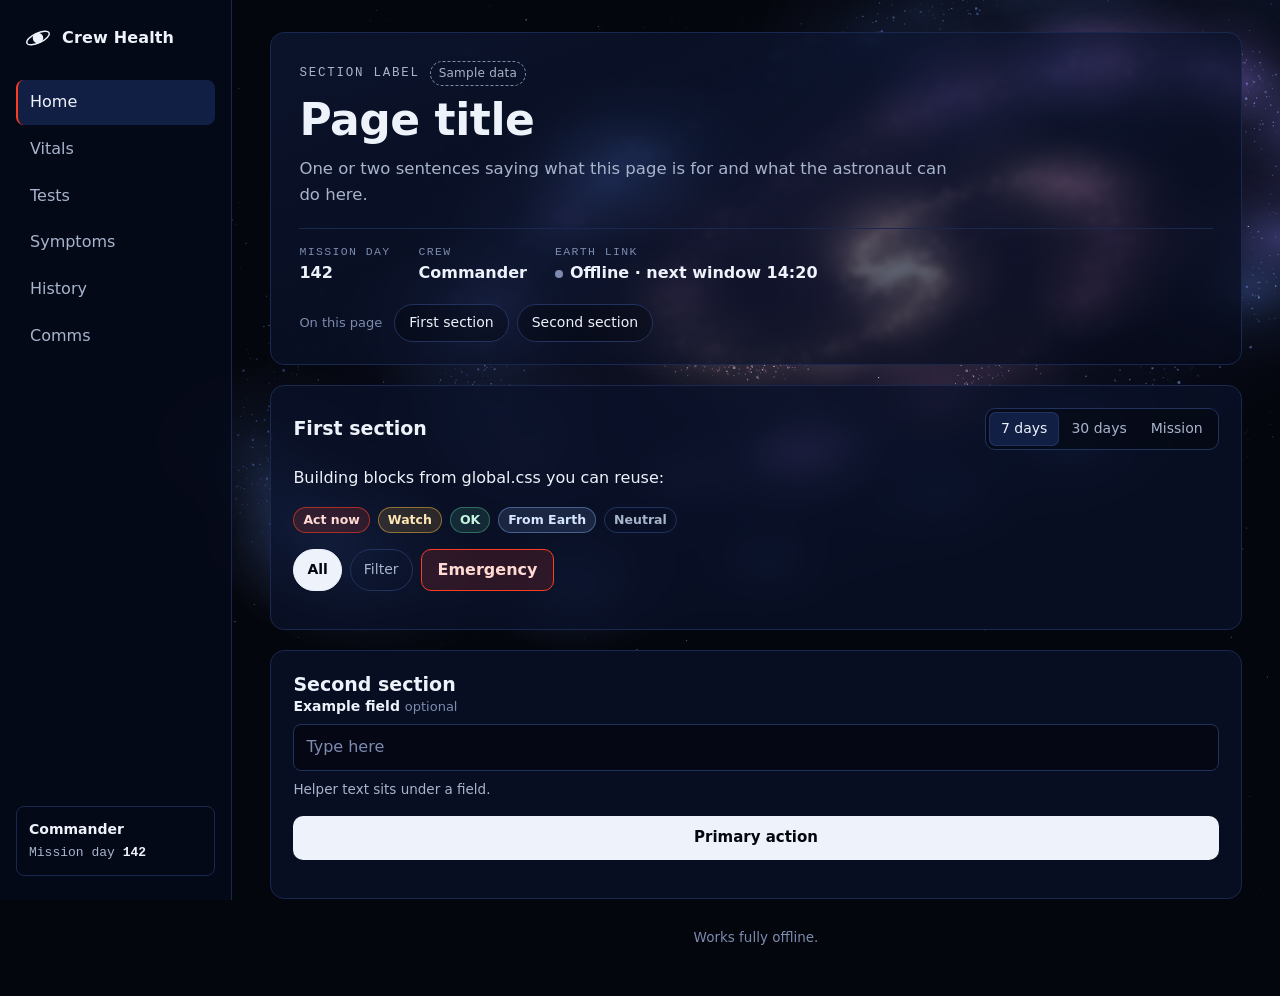
<file: template.html>
<!doctype html>
<html lang="en">
<head>
  <meta charset="utf-8">
  <meta name="viewport" content="width=device-width, initial-scale=1">
  <!-- 1. Change the title -->
  <title>Page name · Crew Health</title>
  <link rel="stylesheet" href="css/global.css">
  <!-- 2. Optional: add a stylesheet for this page only, e.g. vitals.css -->
</head>
<body>
  <a class="skip-link" href="#main">Skip to content</a>

  <div class="shell">
    <aside class="sidebar" aria-label="App">
      <a class="brand" href="home.html" aria-label="Crew Health home">
        <span class="brand-mark" aria-hidden="true">
          <svg viewBox="0 0 32 32" width="28" height="28"><circle cx="16" cy="16" r="6" fill="currentColor"/><ellipse cx="16" cy="16" rx="14" ry="5.5" fill="none" stroke="currentColor" stroke-width="1.6" transform="rotate(-25 16 16)"/></svg>
        </span>
        <span class="brand-text">Crew Health</span>
      </a>
      <!-- 3. Move aria-current="page" to this page's menu item -->
      <nav class="app-nav" aria-label="Main">
        <ul>
          <li><a href="home.html" aria-current="page">Home</a></li>
          <li><a href="vitals.html">Vitals</a></li>
          <li><a href="tests.html">Tests</a></li>
          <li><a href="symptoms.html">Symptoms</a></li>
          <li><a href="history.html">History</a></li>
          <li><a href="comms.html">Comms</a></li>
        </ul>
      </nav>
      <div class="crew-card">
        <span class="crew-role">Commander</span>
        <span class="crew-day">Mission day <strong>142</strong></span>
      </div>
    </aside>

    <main id="main" class="main" tabindex="-1">
      <!-- Page header -->
      <header class="hero">
        <p class="eyebrow">Section label <span class="sample-tag">Sample data</span></p>
        <h1>Page title</h1>
        <p class="intro">One or two sentences saying what this page is for and what the astronaut can do here.</p>

        <dl class="mission-strip">
          <div><dt>Mission day</dt><dd>142</dd></div>
          <div><dt>Crew</dt><dd>Commander</dd></div>
          <div><dt>Earth link</dt><dd><span class="dot dot-off" aria-hidden="true"></span>Offline · next window 14:20</dd></div>
        </dl>

        <nav class="toc" aria-label="On this page">
          <span class="toc-label">On this page</span>
          <a href="#section-1">First section</a>
          <a href="#section-2">Second section</a>
        </nav>
      </header>

      <!-- Content: panels are glass cards over the galaxy -->
      <div style="display:grid; gap:20px; margin-top:20px;">
        <section id="section-1" class="panel" aria-labelledby="section-1-title">
          <div class="panel-head">
            <h2 id="section-1-title">First section</h2>
            <div class="segmented" role="group" aria-label="Time range">
              <button type="button" aria-pressed="true">7 days</button>
              <button type="button" aria-pressed="false">30 days</button>
              <button type="button" aria-pressed="false">Mission</button>
            </div>
          </div>
          <p>Building blocks from global.css you can reuse:</p>
          <p style="display:flex; flex-wrap:wrap; gap:8px;">
            <span class="badge badge-act">Act now</span>
            <span class="badge badge-watch">Watch</span>
            <span class="badge badge-done">OK</span>
            <span class="badge badge-info">From Earth</span>
            <span class="badge">Neutral</span>
          </p>
          <p style="display:flex; flex-wrap:wrap; gap:8px;">
            <button type="button" class="chip" aria-pressed="true">All</button>
            <button type="button" class="chip" aria-pressed="false">Filter</button>
            <button type="button" class="btn-emergency">Emergency</button>
          </p>
        </section>

        <section id="section-2" class="panel" aria-labelledby="section-2-title">
          <h2 id="section-2-title">Second section</h2>
          <label class="field-label" for="example">Example field <span class="optional">optional</span></label>
          <input id="example" class="input" type="text" placeholder="Type here">
          <p class="help">Helper text sits under a field.</p>
          <p style="margin-top:16px;"><button type="button" class="btn-primary">Primary action</button></p>
        </section>
      </div>

      <footer class="page-foot">
        <p>Works fully offline.</p>
      </footer>
    </main>
  </div>

  <!-- Animated galaxy background -->
  <script src="js/space-bg.js"></script>
  <script>
    // On phones the menu scrolls sideways: show the current page's item.
    (function () {
      var nav = document.querySelector(".app-nav");
      var cur = nav && nav.querySelector('[aria-current="page"]');
      if (nav && cur && nav.scrollWidth > nav.clientWidth) {
        nav.scrollLeft = cur.offsetLeft - (nav.clientWidth - cur.offsetWidth) / 2;
      }
    })();
  </script>
</body>
</html>
</file>
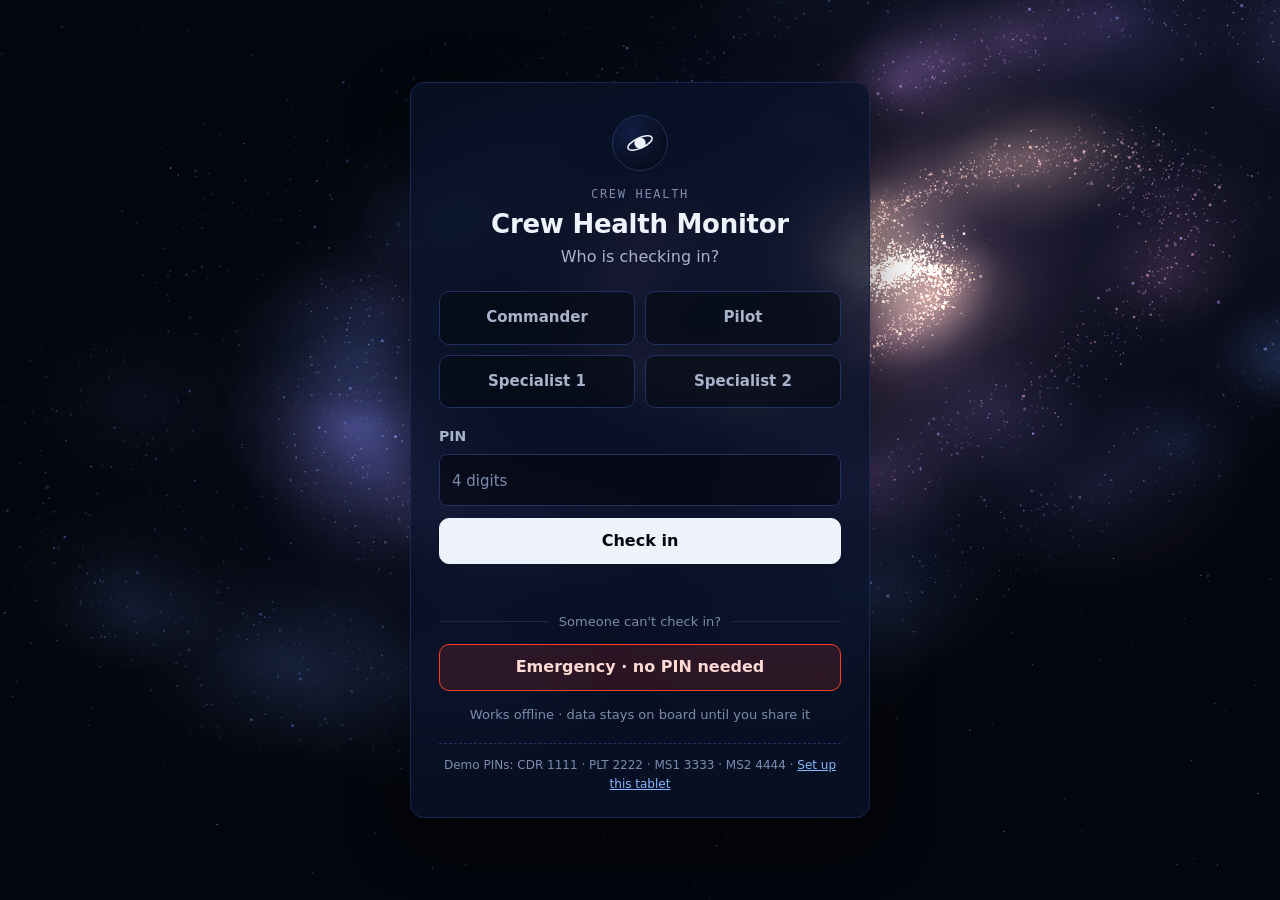
<file: tests.html>
<!doctype html>
<html lang="en">
<head>
  <meta charset="utf-8">
  <meta name="viewport" content="width=device-width, initial-scale=1">
  <title>Tests · Crew Health</title>
  <meta name="description" content="Daily and weekly checks for one crew member, with focus and stress signals from NASA crew-state data.">
  <!-- Same deep-space look as Sehun's History page (history.css) -->
  <link rel="stylesheet" href="css/global.css">
  <link rel="stylesheet" href="css/tests.css">
  <link rel="stylesheet" href="css/bot.css">
</head>
<body>
  <a class="skip-link" href="#main">Skip to content</a>

  <div class="shell">
    <!-- Side menu: same as every screen -->
    <aside class="sidebar" aria-label="App">
      <a class="brand" href="home.html" aria-label="Crew Health home">
        <span class="brand-mark" aria-hidden="true">
          <svg viewBox="0 0 32 32" width="28" height="28"><circle cx="16" cy="16" r="6" fill="currentColor"/><ellipse cx="16" cy="16" rx="14" ry="5.5" fill="none" stroke="currentColor" stroke-width="1.6" transform="rotate(-25 16 16)"/></svg>
        </span>
        <span class="brand-text">Crew Health</span>
      </a>
      <nav class="app-nav" aria-label="Main">
        <ul>
          <li><a href="home.html">Home</a></li>
          <li><a href="vitals.html">Vitals</a></li>
          <li><a href="tests.html" aria-current="page">Tests</a></li>
          <li><a href="symptoms.html">Symptoms</a></li>
          <li><a href="history.html">History</a></li>
          <li><a href="comms.html">Comms</a></li>
        </ul>
      </nav>
      <div class="crew-card">
        <span class="crew-role" id="crew-role">Commander</span>
        <span class="crew-day">Mission day <strong id="mission-day">142</strong></span>
      </div>
    </aside>

    <main id="main" class="main" tabindex="-1">
      <!-- Header -->
      <header class="hero">
        <p class="eyebrow">Daily checks</p>
        <h1>Tests</h1>
        <p class="intro">Short checks that compare you with your own normal. They never diagnose and never suggest
          medication. Your answers stay on board unless you choose to share them.</p>

        <dl class="mission-strip">
          <div><dt>Mission day</dt><dd id="strip-day">142</dd></div>
          <div><dt>Crew</dt><dd id="strip-crew">Commander</dd></div>
          <div><dt>Done today</dt><dd id="progress-label">0 of 0</dd></div>
        </dl>
        <div class="progress" id="progress-bar" role="progressbar" aria-labelledby="progress-label"
             aria-valuemin="0" aria-valuemax="0" aria-valuenow="0">
          <span id="progress-fill" style="width: 0%"></span>
        </div>
      </header>

      <div class="layout">
        <!-- Test lists: filled in by js/tests.js from CHM.TESTS -->
        <div class="main-col">
          <section class="panel" aria-labelledby="daily-heading">
            <div class="panel-head">
              <h2 id="daily-heading">Daily · mandatory</h2>
            </div>
            <ul id="daily-list" class="test-list"></ul>
          </section>

          <section class="panel" aria-labelledby="weekly-heading">
            <div class="panel-head">
              <h2 id="weekly-heading">Weekly</h2>
            </div>
            <ul id="weekly-list" class="test-list"></ul>
          </section>
        </div>

        <!-- Focus & stress signals from the NASA crew-state dataset -->
        <section class="panel signals" aria-labelledby="signals-heading">
          <div class="panel-head">
            <h2 id="signals-heading">Focus and stress signals</h2>
            <span id="signals-status" class="badge badge-done">OK</span>
          </div>
          <p class="sample-tag nasa-tag">NASA data · crew-state monitoring</p>
          <p id="signals-reason" class="signals-reason">Loading…</p>

          <div id="signals-chart" class="signals-chart" aria-hidden="true"></div>
          <p class="legend">
            <span><span class="key key-line" aria-hidden="true"></span>Stress responses / min</span>
            <span><span class="key key-band" aria-hidden="true"></span>Your normal</span>
            <span><span class="key key-event" aria-hidden="true"></span>Attention event</span>
          </p>

          <details class="method">
            <summary>How this is worked out</summary>
            <p id="signals-method"></p>
            <table class="data-table" aria-label="Signals during each state">
              <thead>
                <tr><th>State</th><th>Stress / min</th><th>Breaths / min</th><th>Half-min</th></tr>
              </thead>
              <tbody id="signals-table"></tbody>
            </table>
            <p id="signals-source" class="source"></p>
          </details>
        </section>
      </div>

      <footer class="page-foot">
        <p>This app supports your flight surgeon; it does not replace them. If you feel unwell, report a symptom or contact your flight surgeon.</p>
      </footer>
    </main>
  </div>

  <!-- One pop-up, reused for every test -->
  <dialog id="test-dialog" aria-labelledby="dialog-title">
    <h2 id="dialog-title">Test</h2>
    <div id="dialog-body"></div>
  </dialog>

  <!-- Load order: data.js → session.js → scoring.js → page data → page script -->
  <script src="js/space-bg.js"></script>
  <script src="js/data.js"></script>
  <script src="data/crew-labs.js"></script>
  <script src="js/session.js"></script>
  <script src="js/scoring.js"></script>
  <script src="js/labs.js"></script>
  <script src="data/crew-state-data.js"></script>
  <script src="js/tests.js"></script>
  <script src="js/bot.js"></script>
</body>
</html>
</file>
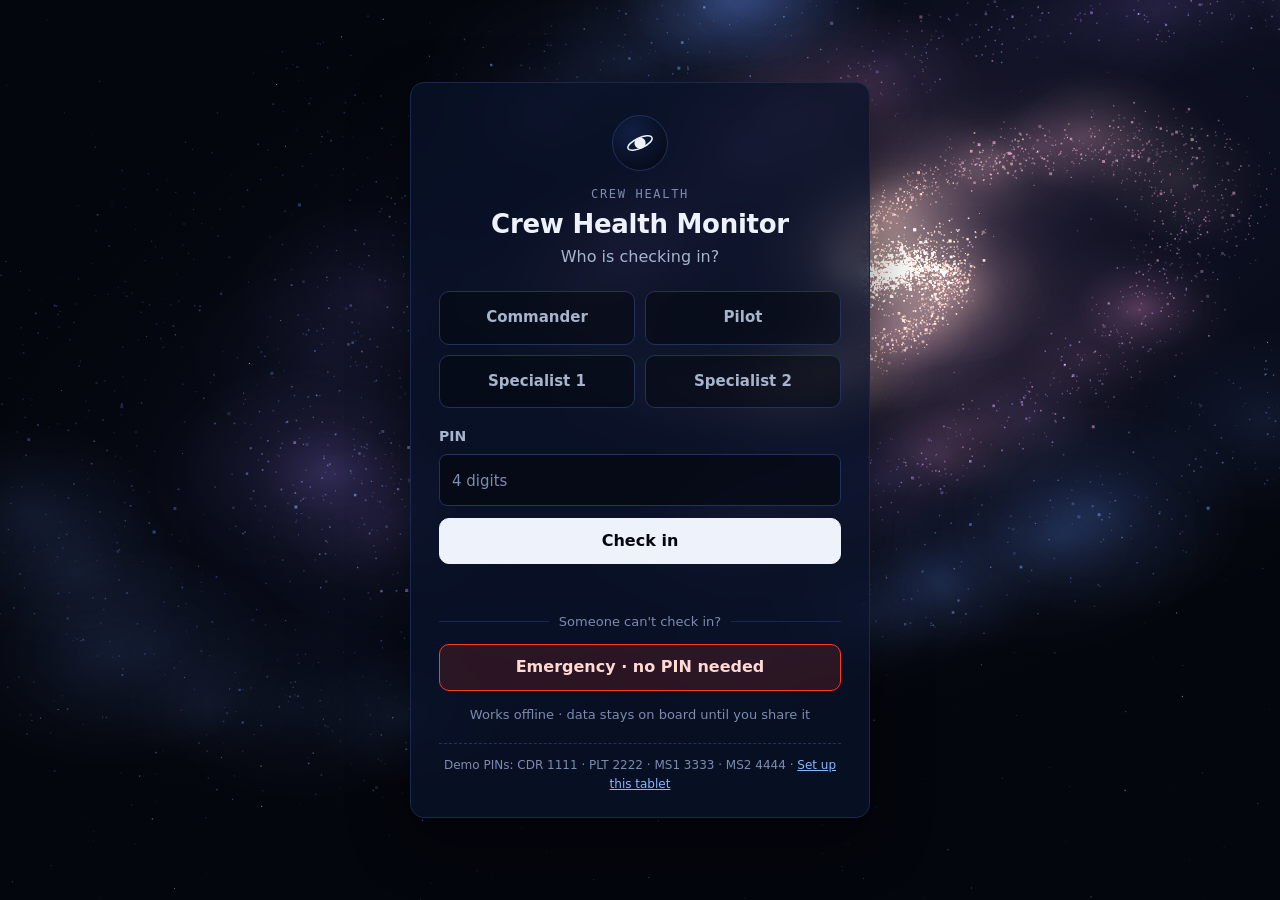
<file: vitals.html>
<!doctype html>
<html lang="en">
<head>
  <meta charset="utf-8">
  <meta name="viewport" content="width=device-width, initial-scale=1">
  <title>Vitals · Crew Health</title>
  <link rel="stylesheet" href="css/global.css">
  <link rel="stylesheet" href="css/vitals.css">
  <link rel="stylesheet" href="css/bot.css">
</head>
<body>
  <a class="skip-link" href="#main">Skip to content</a>

  <div class="shell">
    <aside class="sidebar" aria-label="App">
      <a class="brand" href="home.html" aria-label="Crew Health home">
        <span class="brand-mark" aria-hidden="true">
          <svg viewBox="0 0 32 32" width="28" height="28"><circle cx="16" cy="16" r="6" fill="currentColor"/><ellipse cx="16" cy="16" rx="14" ry="5.5" fill="none" stroke="currentColor" stroke-width="1.6" transform="rotate(-25 16 16)"/></svg>
        </span>
        <span class="brand-text">Crew Health</span>
      </a>
      <nav class="app-nav" aria-label="Main">
        <ul>
          <li><a href="home.html">Home</a></li>
          <li><a href="vitals.html" aria-current="page">Vitals</a></li>
          <li><a href="tests.html">Tests</a></li>
          <li><a href="symptoms.html">Symptoms</a></li>
          <li><a href="history.html">History</a></li>
          <li><a href="comms.html">Comms</a></li>
        </ul>
      </nav>
      <div class="crew-card">
        <span class="crew-role" id="crew-role">–</span>
        <span class="crew-day" id="mission-day">Mission day –</span>
        <button type="button" class="btn-ghost btn-sm logout" id="logout-btn">Log out</button>
      </div>
    </aside>

    <main id="main" class="main" tabindex="-1">
      <!-- Page header -->
      <header class="hero">
        <div class="hero-top">
          <div>
            <p class="eyebrow">Body readings</p>
            <h1>Vitals vs your normal</h1>
          </div>
          <div class="segmented" role="group" aria-label="Trend period">
            <button type="button" class="range-btn" data-range="7">7 days</button>
            <button type="button" class="range-btn" data-range="30">30 days</button>
            <button type="button" class="range-btn" data-range="all">Mission</button>
          </div>
        </div>
        <p class="intro" id="overall-line">Loading…</p>
      </header>

      <div class="vitals-stack">
        <!-- Space weather (DONKI): only shown during a solar particle event -->
        <div class="alert" id="sw-banner" role="alert" hidden>
          <span class="alert-icon" aria-hidden="true">☢</span>
          <div><strong>Space weather alert:</strong> <span id="sw-text"></span></div>
        </div>

        <!-- ===== 1. Daily vitals ===== -->
        <section class="panel" aria-labelledby="vitals-title">
          <div class="panel-head">
            <h2 id="vitals-title">Daily vitals <span class="tag-source tag-sim">Simulated</span></h2>
            <label class="toggle">
              <input type="checkbox" id="show-more">
              Show body mass, mood &amp; reaction time
            </label>
          </div>

          <div class="table-scroll">
            <table class="vitals-table" id="vitals-table">
              <thead>
                <tr>
                  <th scope="col">Vital</th>
                  <th scope="col">Now</th>
                  <th scope="col">Your normal</th>
                  <th scope="col"><span id="trend-head">7-day trend</span></th>
                  <th scope="col">Status</th>
                </tr>
              </thead>
              <tbody id="vitals-body">
                <!-- rows are added by js/vitals.js -->
              </tbody>
            </table>
          </div>
          <p class="help">Tap a row to see the full chart and what to do.</p>
        </section>

        <!-- ===== 2. Detail for one vital (opens when a row is clicked) ===== -->
        <section class="panel detail" id="detail" hidden aria-live="polite" aria-labelledby="detail-title">
          <div class="panel-head">
            <h2 id="detail-title">–</h2>
            <button type="button" class="btn-ghost btn-sm" id="detail-close">Close</button>
          </div>
          <div id="detail-chart" class="detail-chart"></div>
          <div class="legend">
            <span><i class="sw sw-band"></i>Your normal</span>
            <span><i class="sw sw-line"></i>Daily reading</span>
            <span><i class="sw sw-bad"></i>Outside normal</span>
          </div>
          <dl class="stats" id="detail-stats"></dl>
          <div class="detail-action" id="detail-action"></div>
        </section>

        <div class="vitals-grid">
          <!-- ===== 3. Radiation ===== -->
          <section class="panel" aria-labelledby="rad-title">
            <div class="panel-head">
              <h2 id="rad-title">Radiation (mission total)</h2>
              <span class="pill" id="rad-pill">–</span>
            </div>
            <div class="rad-figure"><span id="rad-dose">–</span> <span class="muted">of <span id="rad-limit">–</span> mSv</span></div>
            <div class="progress" id="rad-bar" role="progressbar" aria-valuemin="0" aria-valuemax="100" aria-label="Dose as % of mission limit"><span style="width:0%"></span></div>
            <p class="help" id="rad-rate">–</p>
            <p class="help" id="rad-sw"></p>
          </section>

          <!-- ===== 4. Cabin ===== -->
          <section class="panel" aria-labelledby="cabin-title">
            <div class="panel-head">
              <h2 id="cabin-title">Cabin <span class="tag-source tag-sim">Simulated</span></h2>
              <span class="pill" id="cabin-pill">–</span>
            </div>
            <div class="cabin-strip" id="cabin-strip"></div>
            <p class="help">Shared by the whole crew.</p>
          </section>
        </div>

        <!-- ===== 5. Blood tests (REAL NASA data) ===== -->
        <section class="panel" aria-labelledby="labs-title">
          <div class="panel-head">
            <div>
              <h2 id="labs-title">Blood tests <span class="tag-source tag-nasa">NASA data</span></h2>
              <p class="help" id="labs-when">–</p>
            </div>
            <label class="toggle">
              <input type="checkbox" id="labs-flagged-only">
              Only show flagged
            </label>
          </div>
          <div class="table-scroll">
            <table class="vitals-table labs-table">
              <thead>
                <tr>
                  <th scope="col">Test</th>
                  <th scope="col">Result</th>
                  <th scope="col">Compared with</th>
                  <th scope="col">Body system</th>
                  <th scope="col">Status</th>
                </tr>
              </thead>
              <tbody id="labs-body"></tbody>
            </table>
          </div>
          <p class="help">
            Values from real astronauts (SpaceX Inspiration4, NASA Open Science Data Repository OSD-569 &amp; OSD-575),
            placed on our mission timeline.
          </p>
        </section>

        <!-- ===== 6. What should I do? ===== -->
        <section class="panel" aria-labelledby="actions-title">
          <div class="panel-head">
            <h2 id="actions-title">What should I do?</h2>
            <span class="muted" id="actions-count"></span>
          </div>
          <ul class="action-list" id="action-list"></ul>
          <div class="report-row">
            <button type="button" class="btn-primary" id="send-report">Send vitals report to flight surgeon</button>
            <span class="help" id="report-status" role="status"></span>
          </div>
        </section>

        <!-- ===== 7. How this works ===== -->
        <section class="panel how-to">
          <strong>How to read this page.</strong>
          Shaded band = your normal (your first 14 mission days, ±2 SD).
          <span class="pill pill-watch">Watch</span> = outside it 3+ days in a row.
          <span class="pill pill-danger">Act now</span> = very far off today or past a safety limit.
          Radiation only adds up, so it is shown as the mission total against the 600 mSv limit.
          Blood tests use the lab's normal range, or your own pre-flight level when the lab gives none.
        </section>
      </div>
    </main>
  </div>

  <!-- Animated galaxy background -->
  <script src="js/space-bg.js"></script>
  <!-- Shared scripts: keep this order on every page -->
  <script src="js/data.js"></script>
  <script src="data/crew-labs.js"></script>
  <script src="data/space-weather-backup.js"></script>
  <script src="js/session.js"></script>
  <script src="js/scoring.js"></script>
  <script src="js/labs.js"></script>
  <script src="js/spaceweather.js"></script>
  <!-- This page -->
  <script src="js/vitals.js"></script>
  <script src="js/bot.js"></script>
  <script>
    // On phones the menu scrolls sideways: show the current page's item.
    (function () {
      var nav = document.querySelector(".app-nav");
      var cur = nav && nav.querySelector('[aria-current="page"]');
      if (nav && cur && nav.scrollWidth > nav.clientWidth) {
        nav.scrollLeft = cur.offsetLeft - (nav.clientWidth - cur.offsetWidth) / 2;
      }
    })();
  </script>
</body>
</html>
</file>
<file: css/space.css>
/* =========================================================
   Crew Health Monitor — space.css
   Shared deep-space theme for Login, Setup and Comms.
   Palette and star field taken from Sehun's history.css so every
   page looks the same. Pair with js/space-bg.js for the galaxy.
   Change colours in :root only.
   ========================================================= */

/* ---------- 1. Tokens ---------- */
:root {
  --bg: #04060d;
  --navy: #0a1230;
  --panel: #0d1734;
  --panel-2: #121f45;
  --line: #22325e;
  --line-soft: #1a2850;
  --text: #eef2fa;
  --muted: #a8b4cc;
  --faint: #7c8bae;
  --red: #fc3d21;
  --red-soft: rgba(252, 61, 33, 0.14);
  --amber: #f5b942;
  --amber-soft: rgba(245, 185, 66, 0.14);
  --green: #5fd3a1;
  --green-soft: rgba(95, 211, 161, 0.13);
  --blue: #8ab8ff;
  --blue-soft: rgba(138, 184, 255, 0.13);
  --focus: #ffffff;
  --glass: rgba(10, 18, 42, .78);
  --radius: 14px;
  --radius-sm: 8px;
  --font: system-ui, -apple-system, "Segoe UI", Roboto, "Helvetica Neue", Arial, sans-serif;
  --mono: ui-monospace, "Cascadia Mono", "SF Mono", Menlo, Consolas, monospace;
  color-scheme: dark;
}

/* ---------- 2. Base ---------- */
*, *::before, *::after { box-sizing: border-box; }
[hidden] { display: none !important; }

body {
  margin: 0;
  min-height: 100vh;
  background: var(--bg);
  color: var(--text);
  font-family: var(--font);
  font-size: 16px;
  line-height: 1.55;
  -webkit-font-smoothing: antialiased;
}

/* Star field: no-JS fallback behind the animated galaxy (space-bg.js) */
body::before {
  content: "";
  position: fixed;
  inset: 0;
  z-index: -1;
  pointer-events: none;
  background-image:
    radial-gradient(1px 1px at 12% 18%, rgba(255,255,255,.55), transparent 60%),
    radial-gradient(1px 1px at 28% 72%, rgba(255,255,255,.35), transparent 60%),
    radial-gradient(1.4px 1.4px at 44% 34%, rgba(255,255,255,.5), transparent 60%),
    radial-gradient(1px 1px at 61% 82%, rgba(255,255,255,.3), transparent 60%),
    radial-gradient(1px 1px at 73% 12%, rgba(255,255,255,.45), transparent 60%),
    radial-gradient(1.2px 1.2px at 86% 56%, rgba(255,255,255,.4), transparent 60%),
    radial-gradient(1px 1px at 93% 88%, rgba(255,255,255,.3), transparent 60%),
    radial-gradient(1px 1px at 6% 92%, rgba(255,255,255,.3), transparent 60%),
    radial-gradient(1200px 600px at 85% -10%, rgba(40, 70, 160, .28), transparent 70%),
    radial-gradient(900px 500px at -10% 110%, rgba(30, 50, 120, .25), transparent 70%);
  background-size: 420px 420px, 380px 380px, 520px 520px, 460px 460px, 340px 340px, 500px 500px, 440px 440px, 360px 360px, 100% 100%, 100% 100%;
}
.space-bg { position: fixed; inset: 0; z-index: -1; pointer-events: none; display: block; }

a { color: var(--blue); }
h1, h2, h3 { line-height: 1.2; margin: 0; }
button, input, select, textarea { font: inherit; color: inherit; }
:focus-visible { outline: 2px solid var(--focus); outline-offset: 2px; border-radius: 6px; }

.muted { color: var(--muted); }
.faint { color: var(--faint); }
.mono  { font-family: var(--mono); }
.sr-only {
  position: absolute !important; width: 1px; height: 1px; overflow: hidden;
  clip: rect(0 0 0 0); white-space: nowrap; margin: -1px; padding: 0; border: 0;
}

/* ---------- 3. Centered card pages (Login, Setup) ---------- */
body.centered { display: grid; place-items: center; padding: 24px 16px; }

.card {
  width: 100%;
  background: var(--glass);
  border: 1px solid var(--line-soft);
  border-radius: var(--radius);
  backdrop-filter: blur(10px);
  -webkit-backdrop-filter: blur(10px);
  box-shadow: 0 20px 60px rgba(0, 0, 0, .45);
}

.logo-dot {
  width: 56px; height: 56px; margin: 0 auto 14px;
  display: grid; place-items: center;
  border-radius: 50%;
  color: var(--text);
  background: radial-gradient(circle at 35% 30%, var(--panel-2), var(--bg));
  border: 1px solid var(--line);
}
.eyebrow {
  margin: 0 0 6px;
  font-family: var(--mono);
  font-size: 12px;
  letter-spacing: .14em;
  text-transform: uppercase;
  color: var(--faint);
}
.sub { margin: 0 0 22px; color: var(--muted); }

/* ---------- 4. Forms ---------- */
.label { display: block; font-size: 14px; font-weight: 600; color: var(--muted); margin-bottom: 6px; }
input[type="text"], input[type="password"], select {
  width: 100%;
  padding: 11px 12px;
  background: rgba(4, 6, 13, .6);
  border: 1px solid var(--line);
  border-radius: var(--radius-sm);
  color: var(--text);
  transition: border-color .15s, box-shadow .15s;
}
select { width: auto; padding: 7px 10px; }
input::placeholder { color: var(--faint); }
input:focus, select:focus { outline: none; border-color: var(--blue); box-shadow: 0 0 0 3px var(--blue-soft); }
input:disabled { opacity: .5; }
.pin-input { letter-spacing: .35em; font-size: 18px; font-family: var(--mono); }
.pin-input::placeholder { letter-spacing: normal; font-size: 15px; font-family: var(--font); }

.check { display: flex; gap: 10px; align-items: flex-start; font-size: 14px; }
.check input { width: 20px; height: 20px; margin-top: 1px; flex: none; accent-color: var(--blue); }

.msg { min-height: 1.4em; margin: 10px 0 0; font-size: 14px; color: var(--amber); }
.msg.ok { color: var(--green); }
.note { font-size: 13px; color: var(--faint); margin: 12px 0 0; }

/* ---------- 5. Buttons ---------- */
.btn {
  display: inline-flex; align-items: center; justify-content: center; gap: 8px;
  min-height: 44px; padding: 10px 18px;
  border: 1px solid var(--line);
  border-radius: 10px;
  background: transparent;
  color: var(--text);
  font-weight: 600;
  text-decoration: none;
  cursor: pointer;
  transition: background .15s, border-color .15s, color .15s;
}
.btn:hover { border-color: var(--muted); }
.btn.dark { background: var(--text); color: var(--bg); border-color: var(--text); }
.btn.dark:hover { background: #ffffff; }
.btn.block { width: 100%; }
.btn.small { min-height: 34px; padding: 6px 12px; font-size: 14px; }
.btn:disabled { opacity: .5; cursor: not-allowed; }
.btn-emergency {
  display: inline-flex; align-items: center; gap: 8px;
  min-height: 44px; padding: 10px 18px;
  border: 1px solid var(--red);
  border-radius: 10px;
  background: var(--red-soft);
  color: #ffd9d3;
  font-weight: 700;
  cursor: pointer;
}
.btn-emergency:hover { background: var(--red); color: #fff; }
.link {
  border: 0; background: none; padding: 4px;
  color: var(--blue); font-size: 14px; text-decoration: underline; cursor: pointer;
}

/* ---------- 6. Banners ---------- */
.banner { border-radius: 10px; padding: 12px 14px; font-size: 14px; margin-bottom: 16px; border: 1px solid; }
.banner.warn   { background: var(--amber-soft); border-color: var(--amber); color: #ffe7b8; }
.banner.danger { background: var(--red-soft);   border-color: var(--red);   color: #ffd9d3; }
.banner.info   { background: var(--blue-soft);  border-color: var(--blue);  color: #d9e7ff; }
.banner a { color: inherit; }

/* ---------- 7. App shell: side menu + main (same as History) ---------- */
.shell { display: grid; grid-template-columns: 232px minmax(0, 1fr); min-height: 100vh; }
.sidebar {
  position: sticky; top: 0;
  height: 100vh;
  display: flex; flex-direction: column; gap: 28px;
  padding: 24px 16px;
  background: rgba(6, 10, 26, .82);
  border-right: 1px solid var(--line-soft);
  backdrop-filter: blur(6px);
}
.brand {
  display: flex; align-items: center; gap: 10px;
  color: var(--text); text-decoration: none;
  font-weight: 700; letter-spacing: .01em; padding: 0 8px;
}
.brand-mark { color: var(--text); display: inline-flex; }
.app-nav ul { list-style: none; margin: 0; padding: 0; display: grid; gap: 2px; }
.app-nav a {
  display: block; padding: 10px 12px;
  border-radius: var(--radius-sm);
  color: var(--muted); text-decoration: none; font-weight: 500;
  border-left: 2px solid transparent;
}
.app-nav a:hover { color: var(--text); background: var(--panel); }
.app-nav a[aria-current="page"] { color: var(--text); background: var(--panel-2); border-left-color: var(--red); }
.crew-card {
  margin-top: auto; display: grid; gap: 2px; padding: 12px;
  border: 1px solid var(--line-soft); border-radius: var(--radius-sm); font-size: 14px;
}
.crew-role { font-weight: 600; }
.crew-day { color: var(--muted); font-family: var(--mono); font-size: 13px; }
.crew-day strong { color: var(--text); font-weight: 600; }
.crew-card .link { justify-self: start; padding: 4px 0 0; font-size: 13px; }

.main { padding: 32px clamp(16px, 3vw, 40px) 48px; max-width: 1100px; width: 100%; }
.page-head { display: flex; align-items: center; justify-content: space-between; gap: 16px; flex-wrap: wrap; margin-bottom: 20px; }
.page-head h1 { font-size: clamp(26px, 3.4vw, 36px); font-weight: 700; letter-spacing: -0.01em; }

.panel {
  background: rgba(10, 18, 42, .74);
  border: 1px solid var(--line-soft);
  border-radius: var(--radius);
  padding: 22px;
  backdrop-filter: blur(10px);
  -webkit-backdrop-filter: blur(10px);
}
.panel + .panel { margin-top: 20px; }
.panel h2 { font-size: 19px; font-weight: 650; margin-bottom: 14px; }

.pill {
  display: inline-block; padding: 2px 10px; border-radius: 999px;
  font-size: 12px; font-weight: 700; letter-spacing: .02em; white-space: nowrap;
  border: 1px solid var(--line); color: var(--muted);
}
.pill.ok     { color: var(--green); border-color: var(--green); background: var(--green-soft); }
.pill.watch  { color: var(--amber); border-color: var(--amber); background: var(--amber-soft); }
.pill.danger { color: var(--red);   border-color: var(--red);   background: var(--red-soft); }
.pill.info   { color: var(--blue);  border-color: var(--blue);  background: var(--blue-soft); }

/* ---------- 8. Motion & small screens ---------- */
.shake { animation: shake .35s; }
@keyframes shake { 20%,60% { transform: translateX(-8px); } 40%,80% { transform: translateX(8px); } }

@media (prefers-reduced-motion: reduce) {
  .shake { animation: none; }
  *, *::before, *::after { transition: none !important; }
}

@media (max-width: 760px) {
  .shell { grid-template-columns: minmax(0, 1fr); }
  .sidebar {
    position: static; height: auto; flex-direction: row; align-items: center;
    gap: 12px; padding: 12px; overflow-x: auto;
    border-right: 0; border-bottom: 1px solid var(--line-soft);
  }
  .app-nav ul { display: flex; }
  .app-nav a { white-space: nowrap; border-left: 0; border-bottom: 2px solid transparent; }
  .app-nav a[aria-current="page"] { border-bottom-color: var(--red); }
  .brand-text, .crew-card { display: none; }
  .main { padding: 20px 16px 40px; }
}
</file>
<file: css/bot.css>
/* =====================================================================
   bot.css — Medi-Bot assistant (floating robot + right-side panel)
   Uses the colour tokens from global.css.
   When open, the page is squeezed to make room (body.chat-open).
   On small screens the panel covers the page instead.
   ===================================================================== */

:root { --chat-w: 380px; }

/* ---------- Squeeze the page when the panel is open ---------- */
.shell { transition: margin-right .25s ease; }
body.chat-open .shell { margin-right: var(--chat-w); }

/* ---------- Floating robot button (bottom-right) ---------- */
.chat-fab {
  position: fixed;
  right: 24px; bottom: 24px;
  z-index: 40;
  width: 64px; height: 64px;
  display: grid; place-items: center;
  padding: 0;
  border-radius: 50%;
  border: 1px solid var(--line);
  background: var(--panel-2);
  color: var(--text);
  cursor: pointer;
  box-shadow: 0 8px 24px rgba(0, 0, 0, .45), 0 0 0 4px rgba(138, 184, 255, .08);
  transition: transform .15s ease, box-shadow .15s ease, border-color .15s ease;
}
.chat-fab svg { width: 40px; height: 40px; }
.chat-fab:hover {
  transform: translateY(-2px);
  border-color: var(--blue);
  box-shadow: 0 10px 28px rgba(0, 0, 0, .5), 0 0 0 6px rgba(138, 184, 255, .14);
}
.chat-fab:hover svg { animation: chat-bob 1s ease-in-out infinite; }
body.chat-open .chat-fab { display: none; }

@keyframes chat-bob {
  0%, 100% { transform: translateY(0); }
  50% { transform: translateY(-2px); }
}

/* ---------- Side panel ---------- */
.chat-panel {
  position: fixed;
  top: 0; right: 0; bottom: 0;
  z-index: 30;
  width: var(--chat-w);
  display: flex; flex-direction: column;
  background: rgba(8, 13, 32, .96);
  border-left: 1px solid var(--line);
  backdrop-filter: blur(8px);
  box-shadow: -12px 0 32px rgba(0, 0, 0, .35);
  animation: chat-slide .25s ease;
}
.chat-panel[hidden] { display: none; }

@keyframes chat-slide {
  from { transform: translateX(24px); opacity: 0; }
  to   { transform: none; opacity: 1; }
}

/* Header */
.chat-head {
  display: flex; align-items: center; gap: 10px;
  padding: 14px 14px 14px 16px;
  border-bottom: 1px solid var(--line-soft);
}
.chat-avatar {
  width: 38px; height: 38px; flex: none;
  display: grid; place-items: center;
  border-radius: 50%;
  background: var(--panel-2);
  border: 1px solid var(--line);
}
.chat-avatar svg { width: 28px; height: 28px; }
.chat-title { display: grid; flex: 1; min-width: 0; line-height: 1.25; }
.chat-title strong { font-size: 16px; }
.chat-title span { font-size: 12.5px; color: var(--muted); display: flex; align-items: center; gap: 6px; }
.chat-title span::before {
  content: ""; width: 7px; height: 7px; border-radius: 50%; background: var(--green);
}
.chat-clear,
.chat-close {
  border: 1px solid transparent;
  background: none;
  color: var(--muted);
  border-radius: var(--radius-sm);
  cursor: pointer;
}
.chat-clear { font-size: 13px; padding: 4px 8px; }
.chat-close { width: 34px; height: 34px; display: grid; place-items: center; padding: 0; }
.chat-close svg { width: 18px; height: 18px; }
.chat-clear:hover,
.chat-close:hover { color: var(--text); border-color: var(--line); background: var(--panel); }

/* Messages */
.chat-log {
  flex: 1;
  overflow-y: auto;
  padding: 16px;
  display: flex; flex-direction: column; gap: 12px;
  scrollbar-width: thin;
  scrollbar-color: var(--line) transparent;
}
.chat-msg {
  max-width: 92%;
  padding: 10px 13px;
  border-radius: 14px;
  font-size: 14.5px;
  line-height: 1.5;
  overflow-wrap: anywhere;
}
.chat-msg p { margin: 0; }
.chat-msg p + p,
.chat-msg p + ul,
.chat-msg ul + p,
.chat-msg * + .chat-links,
.chat-msg * + .chat-suggest,
.chat-msg * + .chat-note { margin-top: 8px; }

.chat-bot {
  align-self: flex-start;
  background: var(--panel);
  border: 1px solid var(--line-soft);
  border-bottom-left-radius: 4px;
}
.chat-user {
  align-self: flex-end;
  background: var(--blue-soft);
  border: 1px solid rgba(138, 184, 255, .35);
  border-bottom-right-radius: 4px;
  color: #e3eeff;
}

/* Status lists inside answers */
.chat-list { list-style: none; margin: 0; padding: 0; display: grid; gap: 6px; }
.chat-list li { display: flex; gap: 8px; align-items: baseline; }
.chat-dot {
  width: 8px; height: 8px; flex: none;
  border-radius: 50%;
  transform: translateY(-1px);
  background: var(--blue);
}
.lvl-ok .chat-dot { background: var(--green); }
.lvl-watch .chat-dot { background: var(--amber); }
.lvl-danger .chat-dot { background: var(--red); box-shadow: 0 0 0 3px var(--red-soft); }

.chat-note { font-size: 12.5px; color: var(--faint); }

.chat-links { display: flex; flex-wrap: wrap; gap: 6px 14px; }
.chat-link { font-size: 13.5px; font-weight: 600; text-decoration: none; }
.chat-link:hover { text-decoration: underline; }

/* Suggested questions */
.chat-suggest { display: flex; flex-wrap: wrap; gap: 6px; }
.chat-chip {
  font-size: 13px;
  text-align: left;
  cursor: pointer;
}

/* Typing dots */
.chat-typing { display: flex; gap: 4px; padding: 13px 14px; }
.chat-typing span {
  width: 6px; height: 6px; border-radius: 50%;
  background: var(--muted);
  animation: chat-dots 1s infinite ease-in-out;
}
.chat-typing span:nth-child(2) { animation-delay: .15s; }
.chat-typing span:nth-child(3) { animation-delay: .3s; }
@keyframes chat-dots {
  0%, 80%, 100% { opacity: .3; transform: none; }
  40% { opacity: 1; transform: translateY(-3px); }
}

/* Input area */
.chat-foot {
  padding: 12px 14px 14px;
  border-top: 1px solid var(--line-soft);
}
.chat-form { display: flex; gap: 8px; }
.chat-input {
  flex: 1; min-width: 0;
  padding: 10px 14px;
  background: var(--panel);
  border: 1px solid var(--line);
  border-radius: 999px;
  outline: none;
}
.chat-input::placeholder { color: var(--faint); }
.chat-input:focus { border-color: var(--muted); }
.chat-send {
  width: 42px; height: 42px; flex: none;
  display: grid; place-items: center;
  padding: 0;
  border: 0; border-radius: 50%;
  background: var(--text); color: var(--bg);
  cursor: pointer;
}
.chat-send svg { width: 18px; height: 18px; }
.chat-send:hover { background: #fff; box-shadow: 0 0 0 4px rgba(255, 255, 255, .08); }
.chat-disclaimer {
  margin: 8px 2px 0;
  font-size: 11.5px;
  line-height: 1.4;
  color: var(--faint);
}

/* ---------- Narrower screens: panel covers the page ---------- */
@media (max-width: 1100px) {
  :root { --chat-w: 340px; }
}
@media (max-width: 860px) {
  body.chat-open .shell { margin-right: 0; }
  .chat-panel { width: 100%; z-index: 50; }
  .chat-fab { right: 16px; bottom: 16px; width: 56px; height: 56px; }
  .chat-fab svg { width: 34px; height: 34px; }
}
</file>
<file: css/global.css>
/* =====================================================================
   Crew Health Monitor — shared styles for every page
   Deep-space look: midnight navy, white text, red = act now, amber = watch.
   System fonts only, so pages work offline.

   Every page needs:
     <link rel="stylesheet" href="css/global.css">
     <script src="space-bg.js"></script>   (animated galaxy; optional)
   Start new pages from template.html.
   ===================================================================== */

/* ---------- Design tokens ---------- */
:root {
  --bg: #04060d;
  --navy: #0a1230;
  --panel: #0d1734;
  --panel-2: #121f45;
  --line: #22325e;
  --line-soft: #1a2850;
  --text: #eef2fa;
  --muted: #a8b4cc;
  --faint: #7c8bae;
  --red: #fc3d21;
  --red-soft: rgba(252, 61, 33, 0.14);
  --amber: #f5b942;
  --amber-soft: rgba(245, 185, 66, 0.14);
  --green: #5fd3a1;
  --green-soft: rgba(95, 211, 161, 0.13);
  --blue: #8ab8ff;
  --blue-soft: rgba(138, 184, 255, 0.13);
  --focus: #ffffff;
  --radius: 14px;
  --radius-sm: 8px;
  --font: system-ui, -apple-system, "Segoe UI", Roboto, "Helvetica Neue", Arial, sans-serif;
  --mono: ui-monospace, "Cascadia Mono", "SF Mono", Menlo, Consolas, monospace;
  color-scheme: dark;
}

/* ---------- Base ---------- */
*, *::before, *::after { box-sizing: border-box; }

html { scroll-behavior: smooth; }
@media (prefers-reduced-motion: reduce) {
  html { scroll-behavior: auto; }
  *, *::before, *::after { transition: none !important; animation: none !important; }
}

body {
  margin: 0;
  background: var(--bg);
  color: var(--text);
  font-family: var(--font);
  font-size: 16px;
  line-height: 1.55;
  -webkit-font-smoothing: antialiased;
  min-height: 100vh;
}

/* ---------- Galaxy background ----------
   space-bg.js draws an animated spiral galaxy into canvas.space-bg.
   The star field on body::before is the fallback when JavaScript is off. */
body::before {
  content: "";
  position: fixed;
  inset: 0;
  z-index: -1;
  pointer-events: none;
  background-image:
    radial-gradient(1px 1px at 12% 18%, rgba(255,255,255,.55), transparent 60%),
    radial-gradient(1px 1px at 28% 72%, rgba(255,255,255,.35), transparent 60%),
    radial-gradient(1.4px 1.4px at 44% 34%, rgba(255,255,255,.5), transparent 60%),
    radial-gradient(1px 1px at 61% 82%, rgba(255,255,255,.3), transparent 60%),
    radial-gradient(1px 1px at 73% 12%, rgba(255,255,255,.45), transparent 60%),
    radial-gradient(1.2px 1.2px at 86% 56%, rgba(255,255,255,.4), transparent 60%),
    radial-gradient(1px 1px at 93% 88%, rgba(255,255,255,.3), transparent 60%),
    radial-gradient(1px 1px at 6% 92%, rgba(255,255,255,.3), transparent 60%),
    radial-gradient(1200px 600px at 85% -10%, rgba(40, 70, 160, .28), transparent 70%),
    radial-gradient(900px 500px at -10% 110%, rgba(30, 50, 120, .25), transparent 70%);
  background-size: 420px 420px, 380px 380px, 520px 520px, 460px 460px, 340px 340px, 500px 500px, 440px 440px, 360px 360px, 100% 100%, 100% 100%;
}

.space-bg {
  position: fixed;
  inset: 0;
  z-index: -1;
  pointer-events: none;
  display: block;
}

/* ---------- Text, links, focus ---------- */
a { color: var(--blue); }
h1, h2, h3 { line-height: 1.2; margin: 0; }
button, input, textarea, select { font: inherit; color: inherit; }

:focus-visible {
  outline: 2px solid var(--focus);
  outline-offset: 2px;
  border-radius: 6px;
}

.sr-only {
  position: absolute !important;
  width: 1px; height: 1px;
  overflow: hidden; clip: rect(0 0 0 0);
  white-space: nowrap; margin: -1px; padding: 0; border: 0;
}

.skip-link {
  position: absolute; left: 16px; top: -48px;
  background: var(--text); color: var(--bg);
  padding: 8px 14px; border-radius: var(--radius-sm);
  font-weight: 600; z-index: 10; text-decoration: none;
}
.skip-link:focus { top: 12px; }

.ico {
  width: 18px; height: 18px; flex: none;
  fill: none; stroke: currentColor; stroke-width: 1.8;
  stroke-linecap: round; stroke-linejoin: round;
}

/* ---------- App shell: side menu + main area ---------- */
.shell {
  display: grid;
  grid-template-columns: 232px minmax(0, 1fr);
  min-height: 100vh;
}

.sidebar {
  position: sticky; top: 0;
  height: 100vh;
  display: flex; flex-direction: column; gap: 28px;
  padding: 24px 16px;
  background: rgba(6, 10, 26, .82);
  border-right: 1px solid var(--line-soft);
  backdrop-filter: blur(6px);
}

.brand {
  display: flex; align-items: center; gap: 10px;
  color: var(--text); text-decoration: none;
  font-weight: 700; letter-spacing: .01em;
  padding: 0 8px;
}
.brand-mark { color: var(--text); display: inline-flex; }

.app-nav ul { list-style: none; margin: 0; padding: 0; display: grid; gap: 2px; }
.app-nav a {
  display: block;
  padding: 10px 12px;
  border-radius: var(--radius-sm);
  color: var(--muted);
  text-decoration: none;
  font-weight: 500;
  border-left: 2px solid transparent;
}
.app-nav a:hover { color: var(--text); background: var(--panel); }
.app-nav a[aria-current="page"] {
  color: var(--text);
  background: var(--panel-2);
  border-left-color: var(--red);
}

.crew-card {
  margin-top: auto;
  display: grid; gap: 2px;
  padding: 12px;
  border: 1px solid var(--line-soft);
  border-radius: var(--radius-sm);
  font-size: 14px;
}
.crew-role { font-weight: 600; }
.crew-day { color: var(--muted); font-family: var(--mono); font-size: 13px; }
.crew-day strong { color: var(--text); font-weight: 600; }

.main {
  padding: 32px clamp(16px, 3vw, 40px) 48px;
  max-width: 1240px;
  width: 100%;
  outline: none;
}

/* ---------- Page header (hero) ---------- */
.hero {
  position: relative;
  overflow: hidden;
  padding: 28px 28px 22px;
  border: 1px solid var(--line-soft);
  border-radius: var(--radius);
  background: linear-gradient(160deg, rgba(18, 31, 69, .55), rgba(6, 10, 26, .72));
  backdrop-filter: blur(3px);
}

.eyebrow {
  position: relative;
  margin: 0 0 8px;
  font-family: var(--mono);
  font-size: 12.5px;
  letter-spacing: .14em;
  text-transform: uppercase;
  color: var(--muted);
  display: flex; align-items: center; gap: 10px; flex-wrap: wrap;
}

.sample-tag {
  font-family: var(--font);
  letter-spacing: .02em;
  text-transform: none;
  font-size: 12px;
  padding: 2px 8px;
  border-radius: 999px;
  border: 1px dashed var(--faint);
  color: var(--muted);
}

.hero h1 {
  position: relative;
  font-size: clamp(30px, 4.2vw, 44px);
  font-weight: 700;
  letter-spacing: -0.01em;
}

.intro {
  position: relative;
  max-width: 62ch;
  margin: 10px 0 20px;
  color: var(--muted);
  font-size: 16.5px;
}

.mission-strip {
  position: relative;
  display: flex; flex-wrap: wrap; gap: 10px 28px;
  margin: 0 0 18px;
  padding: 14px 0 0;
  border-top: 1px solid var(--line-soft);
}
.mission-strip div { display: grid; gap: 1px; }
.mission-strip dt {
  font-family: var(--mono);
  font-size: 11.5px;
  letter-spacing: .12em;
  text-transform: uppercase;
  color: var(--faint);
}
.mission-strip dd { margin: 0; font-weight: 600; display: flex; align-items: center; gap: 7px; }

/* "On this page" jump links */
.toc {
  position: relative;
  display: flex; flex-wrap: wrap; align-items: center; gap: 8px;
}
.toc-label { font-size: 13px; color: var(--faint); margin-right: 4px; }
.toc a {
  display: inline-flex; align-items: center; gap: 8px;
  padding: 7px 14px;
  border-radius: 999px;
  border: 1px solid var(--line);
  background: rgba(4, 6, 13, .4);
  color: var(--text);
  text-decoration: none;
  font-size: 14px; font-weight: 500;
}
.toc a:hover { border-color: var(--muted); }
.count {
  font-family: var(--mono);
  font-size: 12px;
  color: var(--muted);
  background: var(--panel-2);
  border-radius: 999px;
  padding: 0 7px;
}

/* ---------- Panels (glass cards) ---------- */
.panel {
  background: rgba(10, 18, 42, .74);
  border: 1px solid var(--line-soft);
  border-radius: var(--radius);
  padding: 22px;
  backdrop-filter: blur(10px);
  scroll-margin-top: 20px;
}
.panel h2 { font-size: 19px; font-weight: 650; }
.panel-head {
  display: flex; align-items: center; justify-content: space-between; gap: 12px;
  flex-wrap: wrap;
  margin-bottom: 14px;
}

/* ---------- Controls ---------- */
/* Segmented control: works with <button aria-pressed> or radio + label */
.segmented {
  display: inline-flex;
  padding: 3px;
  border: 1px solid var(--line);
  border-radius: 10px;
  background: rgba(4, 6, 13, .5);
}
.segmented button,
.segmented label {
  display: inline-flex; align-items: center; justify-content: center; gap: 7px;
  min-height: 34px;
  padding: 6px 12px;
  border: 0;
  border-radius: 7px;
  background: transparent;
  color: var(--muted);
  font-size: 14px; font-weight: 500;
  cursor: pointer;
  white-space: nowrap;
}
.segmented button:hover,
.segmented label:hover { color: var(--text); }
.segmented button[aria-pressed="true"],
.segmented input:checked + label {
  background: var(--panel-2);
  color: var(--text);
  box-shadow: inset 0 0 0 1px var(--line);
}
.segmented input { position: absolute; opacity: 0; width: 1px; height: 1px; }
.segmented input:focus-visible + label { outline: 2px solid var(--focus); outline-offset: 1px; }
.segmented-wide { display: flex; }
.segmented-wide label { flex: 1; }

/* Filter chips: <button class="chip" aria-pressed> */
.chip {
  min-height: 34px;
  padding: 5px 13px;
  border-radius: 999px;
  border: 1px solid var(--line);
  background: transparent;
  color: var(--muted);
  font-size: 14px;
  cursor: pointer;
}
.chip:hover { color: var(--text); border-color: var(--muted); }
.chip[aria-pressed="true"] {
  color: var(--bg);
  background: var(--text);
  border-color: var(--text);
  font-weight: 600;
}

.btn-primary {
  width: 100%;
  min-height: 44px;
  border: 0;
  border-radius: 10px;
  background: var(--text);
  color: var(--bg);
  font-weight: 700;
  font-size: 15px;
  cursor: pointer;
}
.btn-primary:hover { background: #ffffff; box-shadow: 0 0 0 4px rgba(255,255,255,.08); }

/* Emergency button: the one place red fills a control */
.btn-emergency {
  min-height: 40px;
  padding: 8px 16px;
  border: 1px solid var(--red);
  border-radius: 10px;
  background: var(--red-soft);
  color: #ffd9d2;
  font-weight: 700;
  cursor: pointer;
}
.btn-emergency:hover { background: var(--red); color: #fff; }

/* Form fields */
.field-label { display: block; font-size: 14px; font-weight: 600; margin: 0 0 6px; }
.optional { font-weight: 400; color: var(--faint); font-size: 13px; }
.input,
input[type="text"].input,
textarea.input {
  width: 100%;
  background: rgba(4, 6, 13, .6);
  border: 1px solid var(--line);
  border-radius: var(--radius-sm);
  padding: 10px 12px;
  color: var(--text);
}
.input::placeholder { color: var(--faint); }
.input:focus { border-color: var(--muted); }
.help { margin: 8px 0 0; font-size: 13.5px; color: var(--muted); }

/* ---------- Status: dots and badges ---------- */
.dot { width: 8px; height: 8px; border-radius: 50%; display: inline-block; flex: none; }
.dot-act { background: var(--red); }
.dot-watch { background: var(--amber); }
.dot-ok { background: var(--green); }
.dot-calm { background: var(--blue); }
.dot-off { background: var(--faint); }

.badge {
  display: inline-flex; align-items: center; gap: 5px;
  font-size: 12.5px; font-weight: 600;
  padding: 2px 9px;
  border-radius: 999px;
  border: 1px solid var(--line);
  color: var(--muted);
  line-height: 1.6;
}
.badge .ico { width: 13px; height: 13px; }
.badge-act { color: #ffd9d2; background: var(--red-soft); border-color: rgba(252,61,33,.6); }
.badge-watch { color: #ffe7b5; background: var(--amber-soft); border-color: rgba(245,185,66,.5); }
.badge-done { color: #c7f3df; background: var(--green-soft); border-color: rgba(95,211,161,.4); }
.badge-info { color: #d6e6ff; background: var(--blue-soft); border-color: rgba(138,184,255,.4); }

.empty {
  padding: 28px 16px;
  text-align: center;
  color: var(--muted);
  border: 1px dashed var(--line);
  border-radius: 11px;
  margin-top: 12px;
}

.page-foot {
  margin-top: 28px;
  color: var(--faint);
  font-size: 13.5px;
  text-align: center;
}
.page-foot p { margin: 0; }

/* ---------- Responsive shell ---------- */
@media (max-width: 860px) {
  .shell { grid-template-columns: minmax(0, 1fr); }
  .sidebar {
    position: sticky; top: 0; z-index: 5;
    height: auto;
    flex-direction: row; align-items: center; gap: 12px;
    padding: 10px 16px;
    border-right: 0;
    border-bottom: 1px solid var(--line-soft);
  }
  .brand { padding: 0; }
  .brand-text { display: none; }
  .app-nav { min-width: 0; flex: 1; overflow-x: auto; scrollbar-width: none; }
  .app-nav::-webkit-scrollbar { display: none; }
  .app-nav ul { display: flex; gap: 4px; }
  .app-nav a { padding: 8px 12px; white-space: nowrap; border-left: 0; border-bottom: 2px solid transparent; border-radius: 6px 6px 0 0; }
  .app-nav a[aria-current="page"] { border-bottom-color: var(--red); }
  .crew-card { display: none; }
  .main { padding-top: 20px; }
  .panel { scroll-margin-top: 72px; }
}

@media (max-width: 640px) {
  .hero { padding: 22px 18px 18px; }
  .panel { padding: 18px 16px; }
  .panel-head { align-items: flex-start; }
  .segmented:not(.segmented-wide) { width: 100%; }
  .segmented:not(.segmented-wide) button { flex: 1; }
}
</file>
<file: css/history.css>
/* History & Notes — page-only styles.
   Shared look (tokens, shell, header, panels, chips, badges, galaxy) lives in global.css. */

/* ---------- Layout ---------- */
.layout {
  display: grid;
  grid-template-columns: minmax(0, 1.55fr) minmax(300px, 1fr);
  gap: 20px;
  margin-top: 20px;
  align-items: start;
}
.side-col { display: grid; gap: 20px; }

/* ---------- Timeline controls ---------- */
.filters { display: flex; flex-wrap: wrap; gap: 8px; }

.legend {
  display: flex; flex-wrap: wrap; gap: 6px 18px;
  margin: 14px 0 6px;
  font-size: 13px;
  color: var(--faint);
}
.legend > span { display: inline-flex; align-items: center; gap: 7px; }

/* ---------- Timeline ---------- */
.timeline { margin-top: 8px; }

.day-group { position: relative; padding-top: 14px; }
.day-head {
  display: flex; align-items: baseline; gap: 10px;
  margin: 0 0 10px;
  font-family: var(--mono);
  font-size: 12.5px;
  letter-spacing: .12em;
  text-transform: uppercase;
  color: var(--muted);
  font-weight: 500;
}
.day-head .today {
  font-family: var(--font);
  text-transform: none; letter-spacing: 0;
  font-size: 12px;
  color: var(--text);
  background: var(--panel-2);
  border: 1px solid var(--line);
  padding: 1px 8px; border-radius: 999px;
}

.entries { list-style: none; margin: 0; padding: 0 0 0 22px; position: relative; }
.entries::before {
  content: ""; position: absolute;
  left: 6px; top: 6px; bottom: 6px;
  width: 1px;
  background: linear-gradient(var(--line), var(--line-soft));
}

.entry { position: relative; padding-bottom: 12px; }
.entry::before {
  content: ""; position: absolute;
  left: -21px; top: 20px;
  width: 11px; height: 11px; border-radius: 50%;
  background: var(--bg);
  border: 2px solid var(--blue);
}
.entry[data-tone="act"]::before { border-color: var(--red); background: var(--red); box-shadow: 0 0 0 4px var(--red-soft); }
.entry[data-tone="watch"]::before { border-color: var(--amber); background: var(--amber); box-shadow: 0 0 0 4px var(--amber-soft); }
.entry[data-tone="done"]::before { border-color: var(--green); }
.entry[data-tone="milestone"]::before { border-color: var(--text); background: var(--text); }

.entry-card {
  padding: 13px 15px;
  border: 1px solid var(--line-soft);
  border-radius: 11px;
  background: rgba(4, 6, 13, .35);
}
.entry[data-tone="act"] .entry-card { border-color: rgba(252, 61, 33, .55); background: linear-gradient(90deg, var(--red-soft), rgba(4,6,13,.35) 60%); }
.entry[data-tone="watch"] .entry-card { border-color: rgba(245, 185, 66, .4); }

.entry-meta {
  display: flex; align-items: center; gap: 8px; flex-wrap: wrap;
  font-family: var(--mono);
  font-size: 12px;
  letter-spacing: .08em;
  text-transform: uppercase;
  color: var(--faint);
}
.entry-meta .ico { width: 15px; height: 15px; color: var(--muted); }
.entry-meta time { margin-left: auto; letter-spacing: .04em; }

.entry h3 { font-size: 16px; font-weight: 600; margin: 5px 0 3px; }
.entry p { margin: 0; color: var(--muted); font-size: 15px; }
.entry .entry-link { font-size: 14px; }

.badges { display: flex; flex-wrap: wrap; gap: 6px; margin-top: 10px; }

.reveal { animation: reveal .5s ease-out; }
@keyframes reveal { from { opacity: 0; transform: translateY(-4px); } to { opacity: 1; transform: none; } }

/* ---------- Composer ---------- */
.composer h2 { margin-bottom: 14px; }

.composer input[type="text"],
.composer textarea,
.search input {
  width: 100%;
  background: rgba(4, 6, 13, .6);
  border: 1px solid var(--line);
  border-radius: var(--radius-sm);
  padding: 10px 12px;
  color: var(--text);
}
.composer input[type="text"] { margin-bottom: 14px; }
.composer textarea { resize: vertical; min-height: 130px; line-height: 1.5; }
.composer input::placeholder,
.composer textarea::placeholder,
.search input::placeholder { color: var(--faint); }
.composer input:focus,
.composer textarea:focus,
.search input:focus { border-color: var(--muted); }
.composer textarea[aria-invalid="true"] { border-color: var(--red); }

.field-foot { display: flex; justify-content: space-between; gap: 10px; margin: 5px 0 14px; min-height: 20px; }
.char-count { font-family: var(--mono); font-size: 12px; color: var(--faint); margin-left: auto; }
.field-error { font-size: 13px; color: #ffb4a6; }

.visibility { border: 0; padding: 0; margin: 0 0 16px; }

.save-status { margin: 10px 0 0; font-size: 13.5px; color: #c7f3df; min-height: 20px; }

/* ---------- Notes ---------- */
.search { position: relative; margin-bottom: 14px; }
.search .ico { position: absolute; left: 11px; top: 50%; transform: translateY(-50%); color: var(--faint); }
.search input { padding-left: 36px; }

.notes-list { list-style: none; margin: 0; padding: 0; display: grid; gap: 10px; }
.note {
  padding: 13px 15px;
  border: 1px solid var(--line-soft);
  border-radius: 11px;
  background: rgba(4, 6, 13, .35);
  scroll-margin-top: 20px;
}
.note:target, .note.flash { border-color: var(--muted); }
.note-meta {
  display: flex; align-items: center; justify-content: space-between; gap: 8px; flex-wrap: wrap;
  font-family: var(--mono);
  font-size: 12px; letter-spacing: .06em;
  color: var(--faint);
  text-transform: uppercase;
}
.note h3 { font-size: 15.5px; font-weight: 600; margin: 5px 0 3px; }
.note p { margin: 0; color: var(--muted); font-size: 14.5px; white-space: pre-line; overflow-wrap: anywhere; }
.note .badge { text-transform: none; letter-spacing: 0; font-family: var(--font); }

/* ---------- Responsive ---------- */
@media (max-width: 1080px) {
  .layout { grid-template-columns: minmax(0, 1fr); }
  .side-col { grid-template-columns: repeat(2, minmax(0, 1fr)); align-items: start; }
}

@media (max-width: 860px) {
  .note { scroll-margin-top: 72px; }
}

@media (max-width: 640px) {
  .side-col { grid-template-columns: minmax(0, 1fr); }
  .entries { padding-left: 18px; }
  .entry::before { left: -17px; }
  .entries::before { left: 5px; }
}
</file>
<file: css/home.css>
/* =========================================================
   home.css — styles used only on the Home page.
   Shared colours and components live in global.css.
   ========================================================= */

.hero-top { display: flex; align-items: flex-start; justify-content: space-between; gap: 16px; }
.home-stack { display: grid; gap: 20px; margin-top: 20px; }

/* ---------- Buttons not in global.css ---------- */
.btn-ghost {
  min-height: 44px;
  padding: 0 20px;
  border: 1px solid var(--line);
  border-radius: 10px;
  background: transparent;
  color: var(--text);
  font-weight: 600;
  cursor: pointer;
}
.btn-ghost:hover { border-color: var(--muted); }
.btn-ghost:disabled { opacity: .55; cursor: default; }
.btn-sm { min-height: 32px; padding: 0 12px; font-size: 13px; }
.btn-primary:disabled { opacity: .45; cursor: default; box-shadow: none; }

.btn-row { display: flex; flex-wrap: wrap; gap: 10px; margin-top: 16px; }
.btn-row .btn-primary { width: auto; padding: 0 22px; }

.switch-crew { margin-top: 8px; justify-self: start; }

/* ---------- Status pills (home.js sets pill-ok / pill-watch / pill-danger) ---------- */
.pill {
  display: inline-flex; align-items: center;
  font-size: 12.5px; font-weight: 600;
  padding: 2px 9px;
  border-radius: 999px;
  border: 1px solid var(--line);
  color: var(--muted);
  line-height: 1.6;
  white-space: nowrap;
}
.pill-ok     { color: #c7f3df; background: var(--green-soft); border-color: rgba(95,211,161,.4); }
.pill-watch  { color: #ffe7b5; background: var(--amber-soft); border-color: rgba(245,185,66,.5); }
.pill-danger { color: #ffd9d2; background: var(--red-soft);   border-color: rgba(252,61,33,.6); }

/* Data source tags */
.tag-source {
  display: inline-block;
  margin-left: 6px;
  padding: 1px 8px;
  border-radius: 999px;
  font-size: 11.5px; font-weight: 600;
  vertical-align: middle;
}
.tag-nasa { color: #d6e6ff; background: var(--blue-soft); border: 1px solid rgba(138,184,255,.4); }
.tag-sim  { color: var(--muted); border: 1px dashed var(--faint); }

/* ---------- Overall status line (in the hero) ---------- */
.status-bar {
  position: relative;
  padding: 10px 14px;
  border: 1px solid rgba(95,211,161,.4);
  border-radius: var(--radius-sm);
  background: var(--green-soft);
  color: #c7f3df;
  font-weight: 600;
}
.status-bar.is-watch  { background: var(--amber-soft); border-color: rgba(245,185,66,.5); color: #ffe7b5; }
.status-bar.is-danger { background: var(--red-soft);   border-color: rgba(252,61,33,.6); color: #ffd9d2; }

/* ---------- Space weather alert ---------- */
.alert {
  display: flex; align-items: center; gap: 14px; flex-wrap: wrap;
  padding: 16px 18px;
  border: 1px solid var(--red);
  border-radius: var(--radius);
  background: rgba(60, 10, 8, .78);
  color: #ffd9d2;
  backdrop-filter: blur(10px);
}
.alert[hidden] { display: none; }
.alert-icon { font-size: 26px; line-height: 1; }
.alert-body { flex: 1; min-width: 220px; }
.shelter-status { margin-top: 4px; font-weight: 600; color: var(--text); }
.alert .btn-ghost { border-color: rgba(252,61,33,.6); }

/* ---------- Body-system tiles ---------- */
.tiles {
  display: grid;
  grid-template-columns: repeat(auto-fit, minmax(190px, 1fr));
  gap: 14px;
}
.tile {
  display: flex; flex-direction: column; gap: 8px;
  min-height: 140px;
  padding: 16px;
  background: rgba(10, 18, 42, .74);
  border: 1px solid var(--line-soft);
  border-top: 3px solid var(--green);
  border-radius: var(--radius);
  backdrop-filter: blur(10px);
  color: var(--text);
  text-decoration: none;
}
.tile:hover { border-color: var(--line); background: rgba(18, 31, 69, .8); }
.tile.is-ok     { border-top-color: var(--green); }
.tile.is-watch  { border-top-color: var(--amber); }
.tile.is-danger { border-top-color: var(--red); background: rgba(52, 14, 20, .78); }
.tile-head { display: flex; align-items: flex-start; justify-content: space-between; gap: 8px; }
.tile-name { font-weight: 650; }
.tile-reason { color: var(--muted); font-size: 14px; }
.tile-detail { margin-top: auto; font-family: var(--mono); font-size: 12.5px; color: var(--muted); }

/* Radiation progress bar */
.progress {
  height: 6px;
  border-radius: 999px;
  background: var(--panel-2);
  overflow: hidden;
}
.progress > span { display: block; height: 100%; background: var(--green); border-radius: inherit; }
.progress.is-watch  > span { background: var(--amber); }
.progress.is-danger > span { background: var(--red); }

/* ---------- Actions + Due today ---------- */
.home-grid { display: grid; grid-template-columns: repeat(2, minmax(0, 1fr)); gap: 20px; }
.panel h2 small { font-family: var(--mono); font-size: 13px; font-weight: 500; color: var(--muted); }

.action-list,
.due-list { list-style: none; margin: 0; padding: 0; display: grid; gap: 8px; }
.action-list li,
.due-list li {
  display: flex; align-items: center; justify-content: space-between; gap: 12px;
  padding: 10px 14px;
  border: 1px solid var(--line-soft);
  border-left: 3px solid var(--line);
  border-radius: var(--radius-sm);
  background: rgba(4, 6, 13, .35);
}
.due-list small { color: var(--muted); font-family: var(--mono); font-size: 12.5px; white-space: nowrap; }
.action-list li.level-watch  { border-left-color: var(--amber); }
.action-list li.level-danger { border-left-color: var(--red); background: var(--red-soft); }
.action-list li.is-done span { text-decoration: line-through; color: var(--faint); }
.action-list li .btn-ghost { flex: none; }

/* ---------- Cabin strip ---------- */
.cabin-strip {
  display: flex; flex-wrap: wrap; align-items: center; gap: 8px 22px;
  padding: 14px 22px;
  font-family: var(--mono); font-size: 14px;
  color: var(--muted);
}
.cabin-strip b { font-family: var(--font); color: var(--text); }
.cabin-watch  { color: var(--amber); font-weight: 700; }
.cabin-danger { color: var(--red);   font-weight: 700; }

/* ---------- Demo bar ---------- */
.demo-bar { display: flex; align-items: center; justify-content: center; gap: 10px; flex-wrap: wrap; }

/* ---------- Emergency dialog ---------- */
dialog {
  width: min(460px, 92vw);
  padding: 24px;
  border: 1px solid rgba(252,61,33,.6);
  border-radius: var(--radius);
  background: var(--navy);
  color: var(--text);
}
dialog::backdrop { background: rgba(2, 4, 10, .75); backdrop-filter: blur(2px); }
dialog h2 { font-size: 22px; color: #ffd9d2; margin-bottom: 12px; }
dialog p { color: var(--muted); margin: 0; }
.dialog-actions { display: flex; justify-content: flex-end; gap: 10px; margin-top: 18px; }

/* ---------- Smaller screens ---------- */
@media (max-width: 860px) {
  .home-grid { grid-template-columns: minmax(0, 1fr); }
}
@media (max-width: 640px) {
  .hero-top { flex-direction: column; }
  .tiles { grid-template-columns: repeat(2, minmax(0, 1fr)); }
}
</file>
<file: css/symptoms.css>
/* =========================================================
   symptoms.css · Report a symptom page only.
   Colours, shell, hero, panels, badges, segmented, buttons come from
   css/global.css (main). Red only for act now, amber for watch.
   ========================================================= */

/* The hidden attribute always wins over display rules below */
[hidden] { display: none !important; }

/* Header: title on the left, Emergency button on the right (wireframe) */
.hero-top { display: flex; align-items: flex-start; justify-content: space-between; gap: 16px; }

/* Report + recent reports side by side */
.layout {
  display: grid;
  grid-template-columns: minmax(0, 1.6fr) minmax(280px, 1fr);
  gap: 20px;
  margin-top: 20px;
  align-items: start;
}

/* ---------- Step indicator: 1 Symptom · 2 How bad · 3 What to do ---------- */
.steps {
  list-style: none; margin: 0 0 20px; padding: 0;
  display: grid; grid-template-columns: repeat(3, 1fr); gap: 8px;
}
.step {
  display: flex; align-items: center; justify-content: center; gap: 8px;
  min-height: 40px; padding: 6px 10px;
  border: 1px solid var(--line-soft);
  border-radius: 10px;
  background: rgba(4, 6, 13, .4);
  color: var(--faint);
  font-size: 14px; font-weight: 600;
  text-align: center;
}
.step-num {
  display: inline-grid; place-items: center;
  width: 22px; height: 22px; border-radius: 50%;
  border: 1px solid currentColor;
  font-family: var(--mono); font-size: 12px;
}
.step[aria-current="step"] { color: var(--bg); background: var(--text); border-color: var(--text); }
.step.is-done { color: var(--green); border-color: rgba(95,211,161,.4); }

.step-title { font-size: 17px; font-weight: 650; margin: 18px 0 10px; }
.step-body > .step-title:first-child { margin-top: 0; }

/* ---------- Step 1: symptom tiles (4 across, like the wireframe) ---------- */
.symptom-grid { display: grid; grid-template-columns: repeat(4, 1fr); gap: 10px; }
.symptom {
  min-height: 72px;
  padding: 10px;
  border: 1px solid var(--line);
  border-radius: 11px;
  background: rgba(4, 6, 13, .45);
  color: var(--text);
  font-weight: 500;
  cursor: pointer;
}
.symptom:hover { border-color: var(--muted); }
.symptom[aria-pressed="true"] { background: var(--text); color: var(--bg); border-color: var(--text); font-weight: 700; }

.other-wrap { margin-top: 14px; }

.field-error { min-height: 20px; margin: 10px 0 0; font-size: 13.5px; color: #ffb4a6; }

/* ---------- Step 2: severity scale ---------- */
.scale { display: grid; grid-template-columns: repeat(5, 1fr); gap: 8px; }
.scale-btn {
  display: grid; gap: 2px; justify-items: center;
  padding: 10px 6px;
  border: 1px solid var(--line);
  border-radius: 10px;
  background: rgba(4, 6, 13, .45);
  color: var(--muted);
  cursor: pointer;
}
.scale-btn:hover { border-color: var(--muted); color: var(--text); }
.scale-num { font-family: var(--mono); font-size: 20px; font-weight: 600; color: var(--text); }
.scale-label { font-size: 12px; line-height: 1.3; text-align: center; }
.scale-btn[aria-checked="true"] { background: var(--text); border-color: var(--text); color: var(--bg); }
.scale-btn[aria-checked="true"] .scale-num { color: var(--bg); }

/* ---------- Step 3: what to do ---------- */
.action-card {
  padding: 18px;
  border: 1px solid var(--line);
  border-radius: 12px;
  background: rgba(4, 6, 13, .4);
}
.action-card[data-level="watch"] { border-color: rgba(245,185,66,.5); background: linear-gradient(90deg, var(--amber-soft), rgba(4,6,13,.4) 70%); }
.action-card[data-level="act"]   { border-color: rgba(252,61,33,.6);  background: linear-gradient(90deg, var(--red-soft), rgba(4,6,13,.4) 70%); }
.action-card[data-level="ok"]    { border-color: rgba(95,211,161,.4); }

.action-head { display: flex; align-items: center; gap: 10px; flex-wrap: wrap; margin-bottom: 8px; }
.action-head h3 { font-size: 18px; }
.action-summary { margin: 0 0 10px; color: var(--muted); }

.action-steps { margin: 0; padding-left: 22px; display: grid; gap: 6px; }
.action-steps li::marker { color: var(--faint); font-family: var(--mono); }

.cabin-check {
  display: flex; align-items: center; justify-content: space-between; gap: 12px;
  margin-top: 14px; padding: 12px 14px;
  border: 1px dashed var(--line);
  border-radius: 10px;
}
.cabin-label { margin: 0; font-size: 13px; color: var(--faint); display: flex; gap: 8px; flex-wrap: wrap; align-items: center; }
.cabin-value { margin: 2px 0 0; font-family: var(--mono); font-weight: 600; }

.share { border: 0; padding: 0; margin: 18px 0 0; }
.segmented input:disabled + label { opacity: .4; cursor: not-allowed; }

/* ---------- Saved ---------- */
.saved { display: grid; gap: 8px; justify-items: start; }
.saved h3 { font-size: 20px; }
.saved p { margin: 0; color: var(--muted); }

/* ---------- Back / Next ---------- */
.step-actions { display: flex; justify-content: flex-end; gap: 10px; margin-top: 22px; }
.step-actions .btn-primary { width: auto; padding: 0 28px; }

.btn-ghost {
  min-height: 44px;
  padding: 0 20px;
  border: 1px solid var(--line);
  border-radius: 10px;
  background: transparent;
  color: var(--text);
  font-weight: 600;
  cursor: pointer;
}
.btn-ghost:hover { border-color: var(--muted); }
.btn-small { min-height: 32px; padding: 0 12px; font-size: 13px; }

/* ---------- Recent reports ---------- */
.recent-list { list-style: none; margin: 0 0 6px; padding: 0; display: grid; gap: 10px; }
.recent {
  padding: 12px 14px;
  border: 1px solid var(--line-soft);
  border-radius: 11px;
  background: rgba(4, 6, 13, .35);
}
.recent-meta {
  margin: 0;
  font-family: var(--mono); font-size: 12px; letter-spacing: .08em;
  text-transform: uppercase; color: var(--faint);
}
.recent h3 { font-size: 15.5px; font-weight: 600; margin: 4px 0 8px; }
.recent-row { display: flex; align-items: center; justify-content: space-between; gap: 8px; }

/* ---------- Emergency pop-up ---------- */
dialog {
  width: min(520px, 92vw);
  padding: 24px;
  border: 1px solid rgba(252,61,33,.6);
  border-radius: var(--radius);
  background: var(--navy);
  color: var(--text);
  box-shadow: 0 20px 60px rgba(0, 0, 0, .6);
}
dialog::backdrop { background: rgba(2, 4, 10, .75); backdrop-filter: blur(2px); }
dialog h2 { font-size: 22px; color: #ffd9d2; margin-bottom: 14px; }
.dialog-actions { display: flex; justify-content: flex-end; gap: 10px; margin-top: 18px; }
.save-status { min-height: 20px; margin: 10px 0 0; font-size: 13.5px; color: #c7f3df; }

/* ---------- Smaller screens ---------- */
@media (max-width: 1080px) {
  .layout { grid-template-columns: minmax(0, 1fr); }
}
@media (max-width: 640px) {
  .symptom-grid { grid-template-columns: repeat(2, 1fr); }
  .scale { grid-template-columns: repeat(5, minmax(0, 1fr)); }
  .scale-label { display: none; }
  .steps { grid-template-columns: 1fr; }
  .hero-top { flex-direction: column; }
}
</file>
<file: css/tests.css>
/* =========================================================
   tests.css — styles used only on the Tests page.
   Colours, shell, hero, panels and badges come from global.css.
   Red = act now, amber = watch (team rule).
   ========================================================= */

/* The hidden attribute always wins over display rules below */
[hidden] { display: none !important; }
p { margin: 0; }

.muted { color: var(--muted); font-size: 14px; }

.legend {
  display: flex; flex-wrap: wrap; gap: 6px 18px;
  margin: 10px 0 6px;
  font-size: 13px;
  color: var(--faint);
}
.legend > span { display: inline-flex; align-items: center; gap: 7px; }

/* ---------- 5. Buttons ---------- */
.btn {
  display: inline-flex; align-items: center; justify-content: center;
  min-height: 44px; /* big enough to tap with gloves on a tablet */
  min-width: 96px;
  padding: 8px 18px;
  border-radius: 10px;
  font-weight: 700;
  font-size: 15px;
  cursor: pointer;
}
/* Same white button as the "Save note" button on History (global.css makes it full width) */
.btn-primary {
  width: auto;
  border: 0;
  background: var(--text);
  color: var(--bg);
}
.btn-primary:hover { background: #ffffff; box-shadow: 0 0 0 4px rgba(255,255,255,.08); }
.btn-ghost {
  border: 1px solid var(--line);
  background: transparent;
  color: var(--text);
}
.btn-ghost:hover { border-color: var(--muted); }

/* ---------- 6. Page layout ---------- */
.layout {
  display: grid;
  grid-template-columns: minmax(0, 1.35fr) minmax(320px, 1fr);
  gap: 20px;
  margin-top: 20px;
  align-items: start;
}
.main-col { display: grid; gap: 20px; }

/* Progress bar under the mission strip */
.progress {
  height: 6px;
  border-radius: 999px;
  background: var(--line-soft);
  overflow: hidden;
}
.progress > span {
  display: block;
  height: 100%;
  background: var(--green);
  border-radius: inherit;
  transition: width .4s ease;
}

/* ---------- 7. Test list ---------- */
.test-list { list-style: none; margin: 0; padding: 0; display: grid; gap: 10px; }

.test-card {
  display: flex; align-items: center; justify-content: space-between; gap: 16px;
  padding: 13px 15px;
  border: 1px solid var(--line-soft);
  border-radius: 11px;
  background: rgba(4, 6, 13, .35);
}
.test-card.is-done { opacity: .75; }
.test-card.is-suggested {
  border-color: rgba(245, 185, 66, .5);
  background: linear-gradient(90deg, var(--amber-soft), rgba(4,6,13,.35) 60%);
}

.test-name {
  display: flex; align-items: center; gap: 8px; flex-wrap: wrap;
  font-size: 16px; font-weight: 600;
}
.test-meta {
  margin-top: 3px;
  font-family: var(--mono);
  font-size: 12px;
  letter-spacing: .06em;
  text-transform: uppercase;
  color: var(--faint);
}
.test-action { flex: none; }
.test-state { font-size: 14px; font-weight: 600; color: var(--muted); }
.test-state.is-done { color: var(--green); }

/* ---------- 8. Focus & stress signals ---------- */
.nasa-tag { border-color: rgba(138,184,255,.6); color: #d6e6ff; margin-bottom: 10px; }
.signals-reason { color: var(--muted); font-size: 15px; margin-bottom: 12px; }

.signals-chart svg { display: block; width: 100%; height: auto; }
.signals-chart .band  { fill: var(--green-soft); }
.signals-chart .event { fill: var(--amber-soft); }
.signals-chart .line  { fill: none; stroke: var(--blue); stroke-width: 2; }
.signals-chart .out   { fill: var(--amber); }
.signals-chart .axis  { font-family: var(--mono); font-size: 11px; fill: var(--faint); }

.key { display: inline-block; width: 14px; height: 10px; border-radius: 2px; }
.key-line  { height: 3px; background: var(--blue); }
.key-band  { background: var(--green-soft); border: 1px solid var(--green); }
.key-event { background: var(--amber-soft); border: 1px solid var(--amber); }

.method { margin-top: 10px; font-size: 14px; color: var(--muted); }
.method summary { cursor: pointer; color: var(--blue); font-weight: 600; }
.method p { margin-top: 10px; }
.source { font-size: 13px; color: var(--faint); }

.data-table { width: 100%; border-collapse: collapse; margin-top: 12px; font-size: 13.5px; }
.data-table th {
  text-align: left;
  font-family: var(--mono);
  font-size: 11px;
  font-weight: 500;
  letter-spacing: .1em;
  text-transform: uppercase;
  color: var(--faint);
  padding: 6px 8px;
  border-bottom: 1px solid var(--line);
}
.data-table td { padding: 7px 8px; border-bottom: 1px solid var(--line-soft); color: var(--text); }

/* ---------- 9. Pop-up dialog ---------- */
dialog {
  width: min(560px, 92vw);
  padding: 24px;
  border: 1px solid var(--line);
  border-radius: var(--radius);
  background: var(--navy);
  color: var(--text);
  box-shadow: 0 20px 60px rgba(0, 0, 0, .6);
}
dialog::backdrop { background: rgba(2, 4, 10, .7); backdrop-filter: blur(2px); }
dialog h2 { font-size: 21px; margin-bottom: 14px; }
dialog p { margin-bottom: 10px; }

.dialog-actions { display: flex; justify-content: flex-end; gap: 10px; margin-top: 20px; }

.field-label { display: block; font-size: 14px; font-weight: 600; margin: 0 0 6px; }
dialog input[type="number"] {
  width: 100%;
  background: rgba(4, 6, 13, .6);
  border: 1px solid var(--line);
  border-radius: var(--radius-sm);
  padding: 10px 12px;
  color: var(--text);
}
dialog input[type="number"]:focus { border-color: var(--muted); }
.field-grid { display: grid; grid-template-columns: 1fr 1fr; gap: 12px; }

/* Mood and stress sliders */
.slider-row { margin-bottom: 16px; }
.slider-row .field-label { display: flex; justify-content: space-between; }
.slider-row output { font-family: var(--mono); color: var(--blue); }
input[type="range"] { width: 100%; accent-color: var(--blue); }
.slider-ends { display: flex; justify-content: space-between; font-size: 12px; color: var(--faint); }

.check-row { display: flex; align-items: center; gap: 8px; font-weight: 600; font-size: 14px; margin-bottom: 6px; }
.check-row input { width: 18px; height: 18px; accent-color: var(--blue); }

/* Reaction-time test area: blue target, not red (red is for "act now" only) */
.rt-area {
  display: flex; align-items: center; justify-content: center;
  height: 220px;
  border-radius: 11px;
  border: 1px dashed var(--line);
  background: rgba(4, 6, 13, .5);
  font-size: 19px; font-weight: 600;
  color: var(--muted);
  cursor: pointer;
  user-select: none;
  touch-action: manipulation;
}
.rt-area.is-go {
  border: 1px solid var(--blue);
  background: radial-gradient(circle, rgba(138,184,255,.55), rgba(138,184,255,.18) 70%);
  color: var(--text);
  font-family: var(--mono);
  font-size: 34px;
}
.rt-area.is-early { border-color: var(--amber); background: var(--amber-soft); color: #ffe7b5; }
.rt-timer { text-align: right; font-family: var(--mono); font-size: 13px; color: var(--faint); margin-top: 8px; }

.result-grid { display: grid; grid-template-columns: repeat(3, 1fr); gap: 10px; margin-bottom: 14px; }
.result-box {
  text-align: center;
  padding: 12px 8px;
  border: 1px solid var(--line-soft);
  border-radius: 11px;
  background: rgba(4, 6, 13, .35);
}
.result-value { font-family: var(--mono); font-size: 24px; font-weight: 600; }
.result-label { display: block; font-size: 12.5px; color: var(--faint); }

/* ---------- 10. Responsive (shell breakpoints are in global.css) ---------- */
@media (max-width: 1080px) {
  .layout { grid-template-columns: minmax(0, 1fr); }
}

@media (max-width: 640px) {
  .test-card { flex-direction: column; align-items: stretch; }
  .result-grid, .field-grid { grid-template-columns: 1fr; }
}

/* Shown only when a file failed to load */
.load-error { border-color: rgba(245,185,66,.6); margin-bottom: 20px; }
.load-error h2 { color: #ffe7b5; margin-bottom: 8px; }
.load-error ul { margin: 8px 0 0; font-family: var(--mono); }
</file>
<file: css/vitals.css>
/* =========================================================
   vitals.css — styles used only on the Vitals page.
   Colours, spacing and fonts come from global.css (:root).
   ========================================================= */

.hero-top { display: flex; align-items: flex-start; justify-content: space-between; gap: 16px; flex-wrap: wrap; }
.vitals-stack { display: grid; gap: 20px; margin-top: 20px; }
.vitals-grid { display: grid; grid-template-columns: repeat(2, minmax(0, 1fr)); gap: 20px; }
.muted { color: var(--muted); }

/* ---------- Buttons not in global.css ---------- */
.btn-ghost {
  min-height: 44px;
  padding: 0 20px;
  border: 1px solid var(--line);
  border-radius: 10px;
  background: transparent;
  color: var(--text);
  font-weight: 600;
  cursor: pointer;
}
.btn-ghost:hover { border-color: var(--muted); }
.btn-sm { min-height: 32px; padding: 0 12px; font-size: 13px; }
.btn-primary:disabled { opacity: .45; cursor: default; box-shadow: none; }
.logout { margin-top: 8px; justify-self: start; }

/* ---------- Status pills (vitals.js sets pill-ok / -watch / -danger / -info) ---------- */
.pill {
  display: inline-flex; align-items: center;
  font-size: 12.5px; font-weight: 600;
  padding: 2px 9px;
  border-radius: 999px;
  border: 1px solid var(--line);
  color: var(--muted);
  line-height: 1.6;
  white-space: nowrap;
}
.pill-ok     { color: #c7f3df; background: var(--green-soft); border-color: rgba(95,211,161,.4); }
.pill-watch  { color: #ffe7b5; background: var(--amber-soft); border-color: rgba(245,185,66,.5); }
.pill-danger { color: #ffd9d2; background: var(--red-soft);   border-color: rgba(252,61,33,.6); }
.pill-info   { color: #d6e6ff; background: var(--blue-soft);  border-color: rgba(138,184,255,.4); }

/* Data source tags */
.tag-source {
  display: inline-block;
  margin-left: 6px;
  padding: 1px 8px;
  border-radius: 999px;
  font-size: 11.5px; font-weight: 600;
  vertical-align: middle;
}
.tag-nasa { color: #d6e6ff; background: var(--blue-soft); border: 1px solid rgba(138,184,255,.4); }
.tag-sim  { color: var(--muted); border: 1px dashed var(--faint); }

/* ---------- Space weather banner ---------- */
.alert {
  display: flex; align-items: center; gap: 14px;
  padding: 16px 18px;
  border: 1px solid var(--red);
  border-radius: var(--radius);
  background: rgba(60, 10, 8, .78);
  color: #ffd9d2;
  backdrop-filter: blur(10px);
}
.alert[hidden] { display: none; }
.alert-icon { font-size: 26px; line-height: 1; }

/* Small checkbox toggles ("Show more", "Only flagged") */
.toggle {
  display: inline-flex; align-items: center; gap: 8px;
  font-size: 14px; font-weight: 500;
  color: var(--muted);
  cursor: pointer;
}
.toggle input { accent-color: var(--blue); width: 16px; height: 16px; }

/* ---------- Tables ---------- */
.table-scroll { overflow-x: auto; }
.vitals-table { width: 100%; border-collapse: collapse; font-size: 15px; }
.vitals-table th {
  text-align: left;
  padding: 8px 12px;
  font-family: var(--mono);
  font-size: 11.5px; font-weight: 500;
  letter-spacing: .12em;
  text-transform: uppercase;
  color: var(--faint);
  border-bottom: 1px solid var(--line);
  white-space: nowrap;
}
.vitals-table td {
  padding: 12px;
  border-bottom: 1px solid var(--line-soft);
  vertical-align: middle;
}

.vitals-table tbody tr.vital-row { cursor: pointer; }
.vitals-table tbody tr.vital-row:hover td,
.vitals-table tbody tr.vital-row:focus-visible td { background: rgba(18, 31, 69, .6); }
.vitals-table tbody tr.vital-row:focus-visible { outline: none; }
.vitals-table tbody tr.vital-row:focus-visible td:first-child { box-shadow: inset 3px 0 0 var(--focus); }
.vitals-table tbody tr.is-selected td { background: var(--panel-2); }

/* coloured left edge = status, like the Home tiles */
.vitals-table tbody tr.is-watch  td:first-child { box-shadow: inset 3px 0 0 var(--amber); }
.vitals-table tbody tr.is-danger td:first-child { box-shadow: inset 3px 0 0 var(--red); }

.vital-name   { display: block; font-weight: 600; }
.vital-reason { display: block; font-size: 13px; color: var(--muted); }
.vital-now    { font-weight: 700; font-variant-numeric: tabular-nums; white-space: nowrap; }
.vital-now.is-watch  { color: var(--amber); }
.vital-now.is-danger { color: var(--red); }
.vital-normal { color: var(--muted); font-family: var(--mono); font-size: 13.5px; white-space: nowrap; }
.vital-delta  { display: block; font-size: 12.5px; font-weight: 600; }
.vital-delta.is-watch  { color: var(--amber); }
.vital-delta.is-danger { color: var(--red); }
.vital-delta.is-ok     { color: var(--faint); }

.group-row td {
  padding: 16px 4px 4px;
  border-bottom: 0;
  font-family: var(--mono);
  font-size: 11.5px;
  letter-spacing: .12em;
  text-transform: uppercase;
  color: var(--faint);
}

/* ---------- Sparkline & big chart (SVG) ---------- */
.spark { display: block; width: 140px; height: 34px; }
.chart-band   { fill: var(--green-soft); }
.chart-mean   { stroke: var(--green); stroke-width: 1; stroke-dasharray: 3 3; opacity: .6; }
.chart-line   { fill: none; stroke: var(--blue); stroke-width: 1.6; stroke-linejoin: round; stroke-linecap: round; }
.chart-dot    { fill: var(--blue); }
.chart-dot.is-bad   { fill: var(--amber); }
.chart-dot.is-today { stroke: var(--navy); stroke-width: 2; }
.chart-limit  { stroke: var(--red); stroke-width: 1; stroke-dasharray: 5 4; }
.chart-axis   { fill: var(--faint); font-size: 11px; font-family: var(--mono); }
.chart-grid   { stroke: var(--line-soft); stroke-width: 1; }
.chart-baseline-zone { fill: var(--panel-2); opacity: .6; }

/* ---------- Detail panel ---------- */
.detail { border-top: 3px solid var(--blue); }
.detail.is-watch  { border-top-color: var(--amber); }
.detail.is-danger { border-top-color: var(--red); }
.detail-chart svg { display: block; width: 100%; height: auto; }

.legend {
  display: flex; flex-wrap: wrap; gap: 16px;
  margin: 8px 0 14px;
  font-size: 13px;
  color: var(--muted);
}
.legend span { display: inline-flex; align-items: center; gap: 6px; }
.sw { display: inline-block; width: 14px; height: 10px; border-radius: 2px; }
.sw-band { background: var(--green-soft); border: 1px solid var(--green); }
.sw-line { height: 3px; background: var(--blue); }
.sw-bad  { width: 10px; border-radius: 50%; background: var(--amber); }

.stats {
  display: grid;
  grid-template-columns: repeat(4, 1fr);
  gap: 10px;
  margin: 0;
}
.stats div {
  padding: 10px 12px;
  border: 1px solid var(--line-soft);
  border-radius: var(--radius-sm);
  background: rgba(4, 6, 13, .35);
}
.stats dt { font-family: var(--mono); font-size: 11px; letter-spacing: .12em; text-transform: uppercase; color: var(--faint); }
.stats dd { margin: 0; font-weight: 700; font-variant-numeric: tabular-nums; }

.detail-action {
  margin-top: 14px;
  padding: 12px 14px;
  border-radius: var(--radius-sm);
  background: var(--panel-2);
}

/* ---------- Radiation & cabin ---------- */
.rad-figure { font-size: 30px; font-weight: 700; margin-bottom: 10px; font-variant-numeric: tabular-nums; }
.rad-figure .muted { font-size: 16px; font-weight: 500; }

.progress {
  height: 6px;
  border-radius: 999px;
  background: var(--panel-2);
  overflow: hidden;
}
.progress > span { display: block; height: 100%; background: var(--green); border-radius: inherit; }
.progress.is-watch  > span { background: var(--amber); }
.progress.is-danger > span { background: var(--red); }

.cabin-strip { display: flex; flex-wrap: wrap; gap: 14px 28px; }
.cabin-item { display: flex; flex-direction: column; }
.cabin-item .label { font-family: var(--mono); font-size: 11.5px; letter-spacing: .12em; text-transform: uppercase; color: var(--faint); }
.cabin-item .value { font-size: 18px; font-weight: 700; font-variant-numeric: tabular-nums; }
.cabin-item.is-watch  .value { color: var(--amber); }
.cabin-item.is-danger .value { color: var(--red); }

/* ---------- Blood tests ---------- */
.labs-table td { font-variant-numeric: tabular-nums; }
.labs-table .lab-system { color: var(--muted); font-size: 14px; }
.labs-table .lab-note { display: block; font-size: 13px; color: var(--muted); font-weight: 400; }
.labs-empty td { text-align: center; color: var(--muted); }

/* ---------- Actions ---------- */
.action-list { list-style: none; margin: 0; padding: 0; display: grid; gap: 8px; }
.action-item {
  display: flex; align-items: flex-start; gap: 12px;
  padding: 12px 14px;
  border: 1px solid var(--line-soft);
  border-left: 3px solid var(--amber);
  border-radius: var(--radius-sm);
  background: rgba(4, 6, 13, .35);
}
.action-item.is-danger { border-left-color: var(--red); background: var(--red-soft); }
.action-item input { margin-top: 4px; width: 18px; height: 18px; accent-color: var(--green); flex-shrink: 0; }
.action-item label { font-weight: 500; cursor: pointer; }
.action-item.is-done label { text-decoration: line-through; color: var(--faint); }
.action-none { color: var(--muted); }

.report-row { display: flex; flex-wrap: wrap; align-items: center; gap: 12px; margin-top: 18px; }
.report-row .btn-primary { width: auto; padding: 0 22px; }
.report-row .help { margin: 0; }

.how-to { color: var(--muted); line-height: 1.8; }
.how-to strong { color: var(--text); }

/* ---------- Responsive ---------- */
@media (max-width: 1024px) {
  .stats { grid-template-columns: repeat(2, 1fr); }
}
@media (max-width: 860px) {
  .vitals-grid { grid-template-columns: minmax(0, 1fr); }
}
@media (max-width: 720px) {
  .spark { width: 96px; }
  .vitals-table th:nth-child(3),
  .vitals-table td:nth-child(3) { display: none; }   /* hide "Your normal" column on phones; it is in the detail panel */
  .labs-table th:nth-child(4),
  .labs-table td:nth-child(4) { display: none; }
}

/* ---------- Print: a clean report for the flight surgeon ---------- */
@media print {
  .sidebar, .segmented, .toggle, .report-row, #detail-close, .space-bg { display: none !important; }
  .shell { display: block; }
  :root { --text: #000; --muted: #333; --faint: #555; }
  body { background: #fff; color: #000; }
  body::before { display: none; }
  .hero, .panel { background: none; border-color: #999; backdrop-filter: none; break-inside: avoid; }
}
</file>
